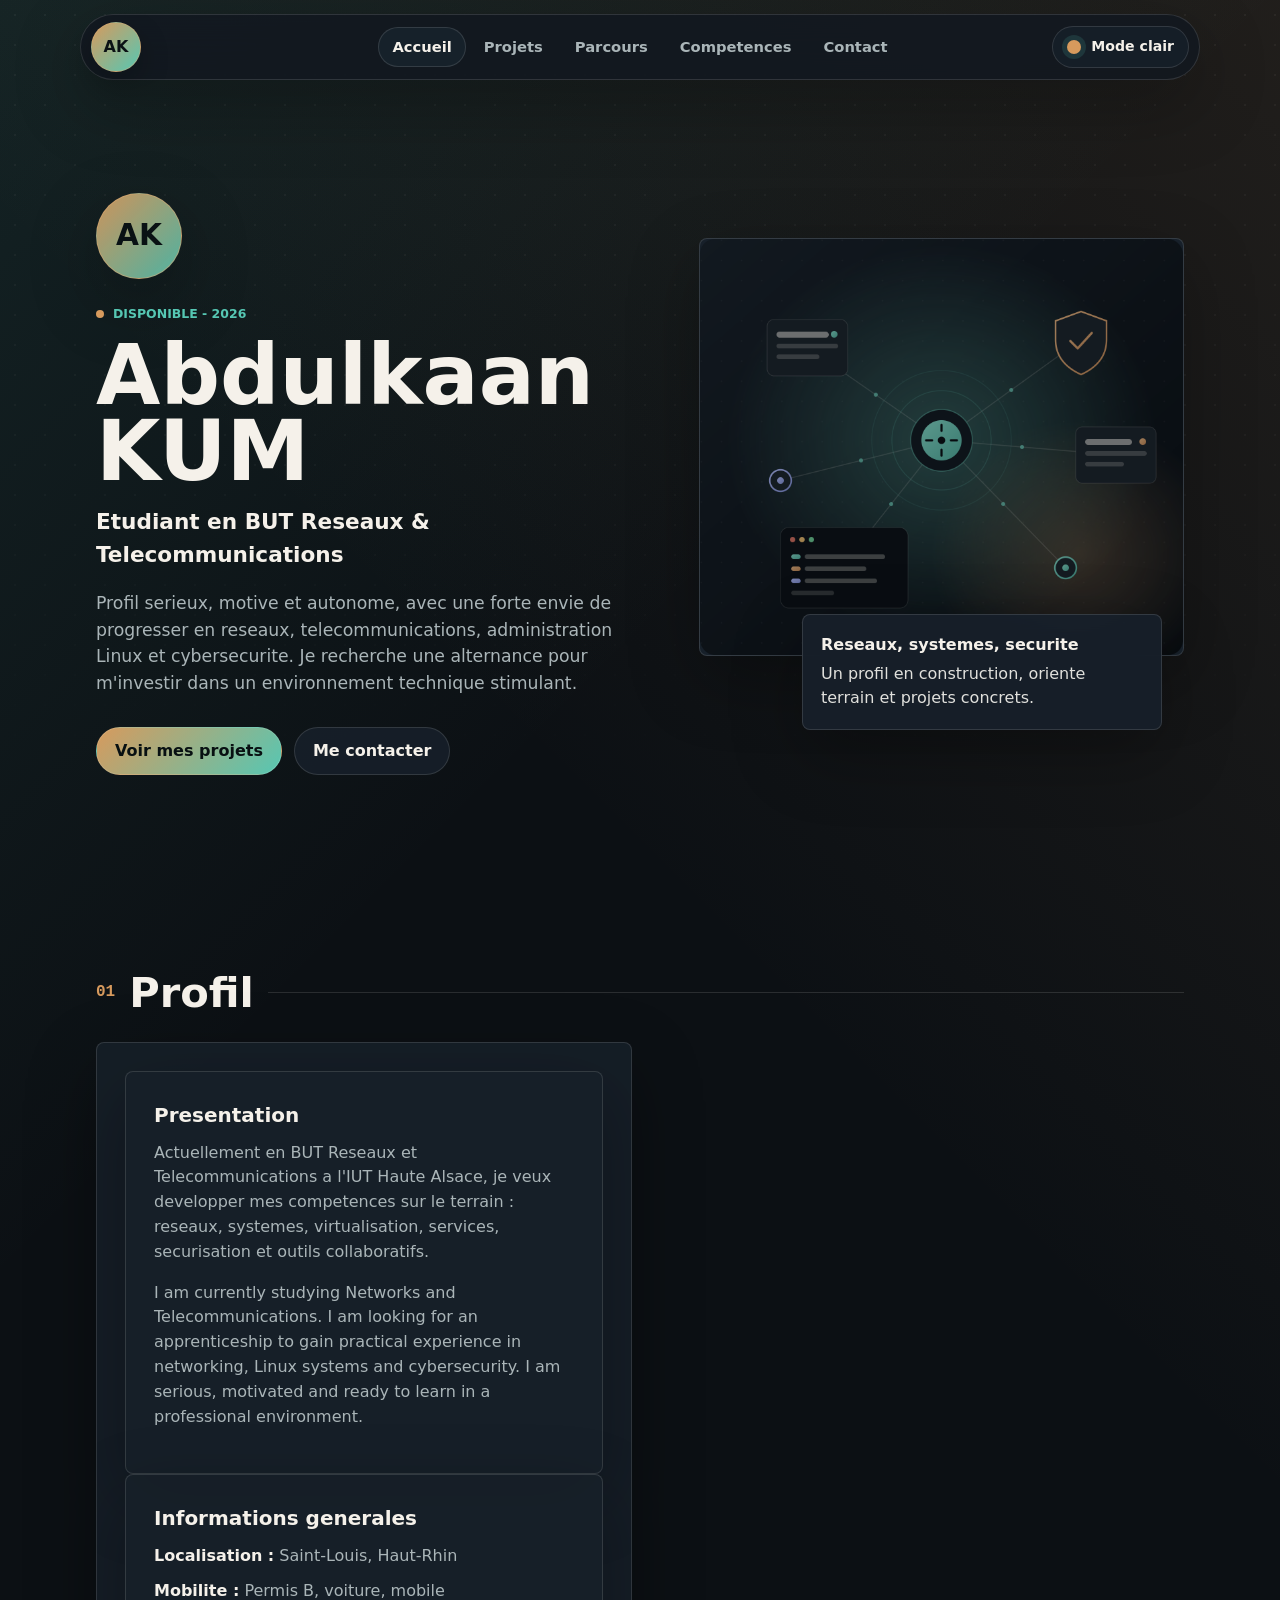
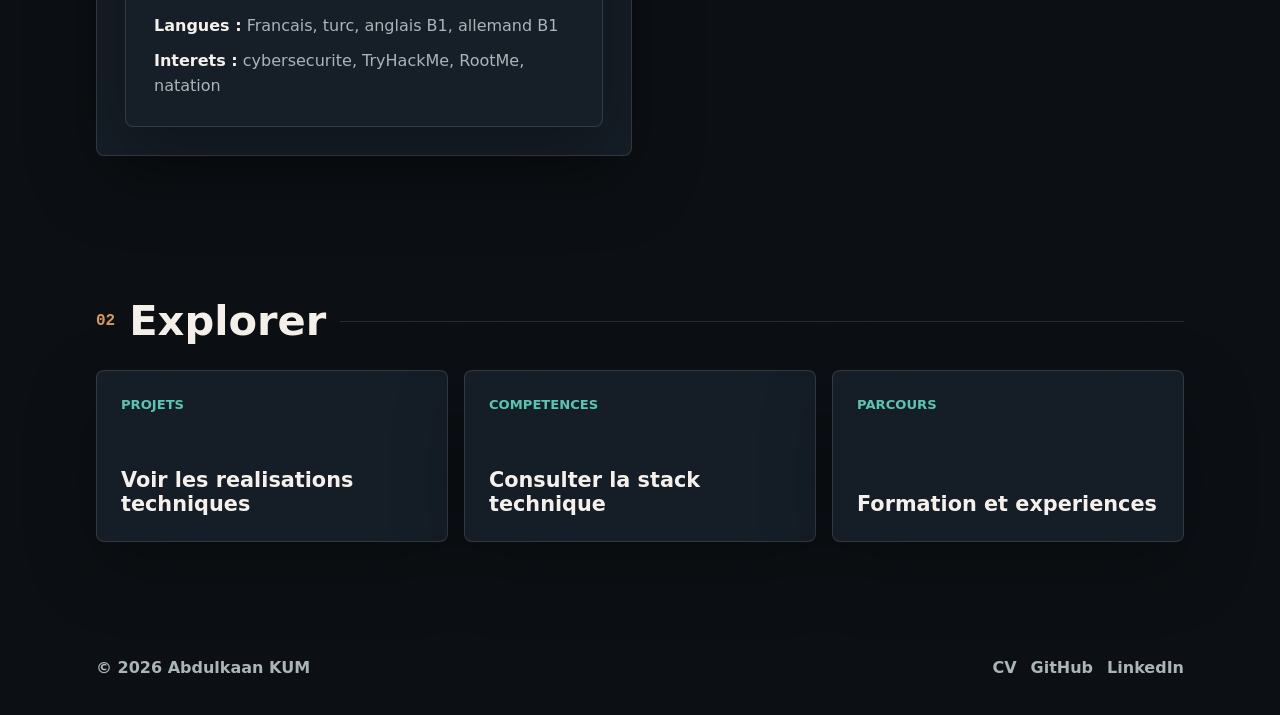
<file: index.html>
<!doctype html>
<html lang="fr">
  <head>
    <meta charset="UTF-8" />
    <meta name="viewport" content="width=device-width, initial-scale=1.0" />
    <meta
      name="description"
      content="Portfolio d'Abdulkaan KUM, etudiant en BUT Reseaux et Telecommunications."
    />
    <title>Abdulkaan KUM | Accueil</title>
    <link rel="stylesheet" href="styles.css?v=25" />
  </head>
  <body data-page="accueil">
    <header class="site-header" data-header>
      <div class="nav-shell">
        <a class="logo" href="index.html" aria-label="Accueil">AK</a>
        <nav class="main-nav" aria-label="Navigation principale">
          <a href="index.html" data-page-link="accueil">Accueil</a>
          <a href="projets.html" data-page-link="projets">Projets</a>
          <a href="parcours.html" data-page-link="parcours">Parcours</a>
          <a href="competences.html" data-page-link="competences">Competences</a>
          <a href="contact.html" data-page-link="contact">Contact</a>
        </nav>
        <button class="theme-toggle" type="button" data-theme-toggle aria-label="Changer de theme">
          <span class="theme-dot" aria-hidden="true"></span>
          <span data-theme-label>Mode clair</span>
        </button>
      </div>
    </header>

    <main>
      <section class="hero page-section">
        <div class="hero-inner">
          <div class="hero-copy">
            <div class="hero-mark" aria-hidden="true">AK</div>
            <p class="eyebrow">Disponible - 2026</p>
            <h1><span>Abdulkaan</span><span>KUM</span></h1>
            <p class="hero-subtitle">Etudiant en BUT Reseaux & Telecommunications</p>
            <p class="hero-text">
              Profil serieux, motive et autonome, avec une forte envie de progresser en reseaux,
              telecommunications, administration Linux et cybersecurite. Je recherche une alternance
              pour m'investir dans un environnement technique stimulant.
            </p>
            <div class="actions">
              <a class="btn btn-primary" href="projets.html">Voir mes projets</a>
              <a class="btn btn-secondary" href="contact.html">Me contacter</a>
            </div>
          </div>

          <aside class="hero-media" aria-label="Univers technique d'Abdulkaan KUM">
            <div class="media-frame">
              <img src="assets/hero-portfolio.png" alt="Interface portfolio professionnelle sans portrait" />
            </div>
            <div class="hero-note">
              <strong>Reseaux, systemes, securite</strong>
              <span>Un profil en construction, oriente terrain et projets concrets.</span>
            </div>
          </aside>
        </div>
      </section>

      <section class="page-section">
        <div class="section-header">
          <span>01</span>
          <h2>Profil</h2>
          <div></div>
        </div>

        <div class="info-grid">
          <article class="panel">
            <article class="panel">
            <h3>Presentation</h3>
            <p>
              Actuellement en BUT Reseaux et Telecommunications a l'IUT Haute Alsace, je veux
              developper mes competences sur le terrain : reseaux, systemes, virtualisation,
              services, securisation et outils collaboratifs.
            </p>
            <p lang="en">
              I am currently studying Networks and Telecommunications. I am looking for an apprenticeship
              to gain practical experience in networking, Linux systems and cybersecurity. I am serious,
              motivated and ready to learn in a professional environment.
            </p>
          </article>
          <article class="panel">
            <h3>Informations generales</h3>
            <ul class="clean-list">
              <li><strong>Localisation :</strong> Saint-Louis, Haut-Rhin</li>
              <li><strong>Mobilite :</strong> Permis B, voiture, mobile</li>
              <li><strong>Langues :</strong> Francais, turc, anglais B1, allemand B1</li>
              <li><strong>Interets :</strong> cybersecurite, TryHackMe, RootMe, natation</li>
            </ul>
          </article>
        </div>
      </section>

      <section class="page-section">
        <div class="section-header">
          <span>02</span>
          <h2>Explorer</h2>
          <div></div>
        </div>

        <div class="route-grid">
          <a class="route-card" href="projets.html">
            <span>Projets</span>
            <strong>Voir les realisations techniques</strong>
          </a>
          <a class="route-card" href="competences.html">
            <span>Competences</span>
            <strong>Consulter la stack technique</strong>
          </a>
          <a class="route-card" href="parcours.html">
            <span>Parcours</span>
            <strong>Formation et experiences</strong>
          </a>
        </div>
      </section>
    </main>

    <footer class="site-footer">
      <span>&copy; 2026 Abdulkaan KUM</span>
      <div class="social-links">
        <a href="assets/Abdulkaan-KUM-CV.pdf">CV</a>
        <a href="https://github.com/Ercys38" target="_blank" rel="noopener">GitHub</a>
        <a href="https://www.linkedin.com/in/abdulkaan-kum-1b0641349/" target="_blank" rel="noopener">LinkedIn</a>
      </div>
    </footer>

    <script src="script.js?v=21"></script>
  </body>
</html>
</file>
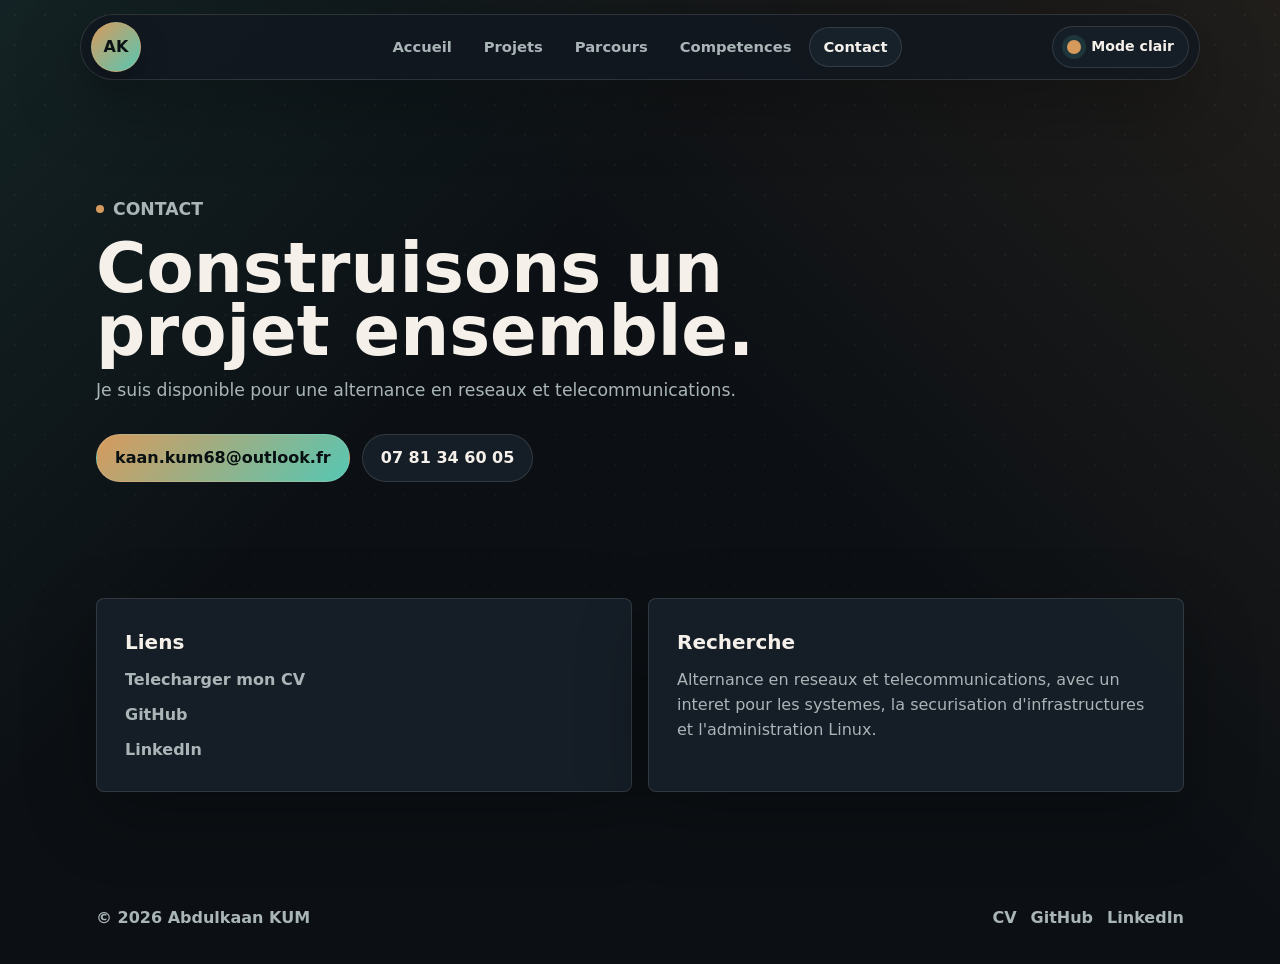
<file: contact.html>
<!doctype html>
<html lang="fr">
  <head>
    <meta charset="UTF-8" />
    <meta name="viewport" content="width=device-width, initial-scale=1.0" />
    <meta name="description" content="Contact Abdulkaan KUM." />
    <title>Abdulkaan KUM | Contact</title>
    <link rel="stylesheet" href="styles.css?v=25" />
  </head>
  <body data-page="contact">
    <header class="site-header" data-header>
      <div class="nav-shell">
        <a class="logo" href="index.html" aria-label="Accueil">AK</a>
        <nav class="main-nav" aria-label="Navigation principale">
          <a href="index.html" data-page-link="accueil">Accueil</a>
          <a href="projets.html" data-page-link="projets">Projets</a>
          <a href="parcours.html" data-page-link="parcours">Parcours</a>
          <a href="competences.html" data-page-link="competences">Competences</a>
          <a href="contact.html" data-page-link="contact">Contact</a>
        </nav>
        <button class="theme-toggle" type="button" data-theme-toggle aria-label="Changer de theme">
          <span class="theme-dot" aria-hidden="true"></span>
          <span data-theme-label>Mode clair</span>
        </button>
      </div>
    </header>

    <main>
      <section class="page-hero page-section">
        <p class="eyebrow">Contact</p>
        <h1>Construisons un projet ensemble.</h1>
        <p>Je suis disponible pour une alternance en reseaux et telecommunications.</p>
        <div class="actions">
          <a class="btn btn-primary" href="mailto:kaan.kum68@outlook.fr">kaan.kum68@outlook.fr</a>
          <a class="btn btn-secondary" href="tel:+33781346005">07 81 34 60 05</a>
        </div>
      </section>

      <section class="page-section">
        <div class="info-grid">
          <article class="panel">
            <h2>Liens</h2>
            <div class="link-list">
              <a href="assets/Abdulkaan-KUM-CV.pdf">Telecharger mon CV</a>
              <a href="https://github.com/Ercys38" target="_blank" rel="noopener">GitHub</a>
              <a href="https://www.linkedin.com/in/abdulkaan-kum-1b0641349/" target="_blank" rel="noopener">LinkedIn</a>
            </div>
          </article>
          <article class="panel">
            <h2>Recherche</h2>
            <p>
              Alternance en reseaux et telecommunications, avec un interet pour les systemes,
              la securisation d'infrastructures et l'administration Linux.
            </p>
          </article>
        </div>
      </section>
    </main>

    <footer class="site-footer">
      <span>&copy; 2026 Abdulkaan KUM</span>
      <div class="social-links">
        <a href="assets/Abdulkaan-KUM-CV.pdf">CV</a>
        <a href="https://github.com/Ercys38" target="_blank" rel="noopener">GitHub</a>
        <a href="https://www.linkedin.com/in/abdulkaan-kum-1b0641349/" target="_blank" rel="noopener">LinkedIn</a>
      </div>
    </footer>

    <script src="script.js?v=21"></script>
  </body>
</html>
</file>
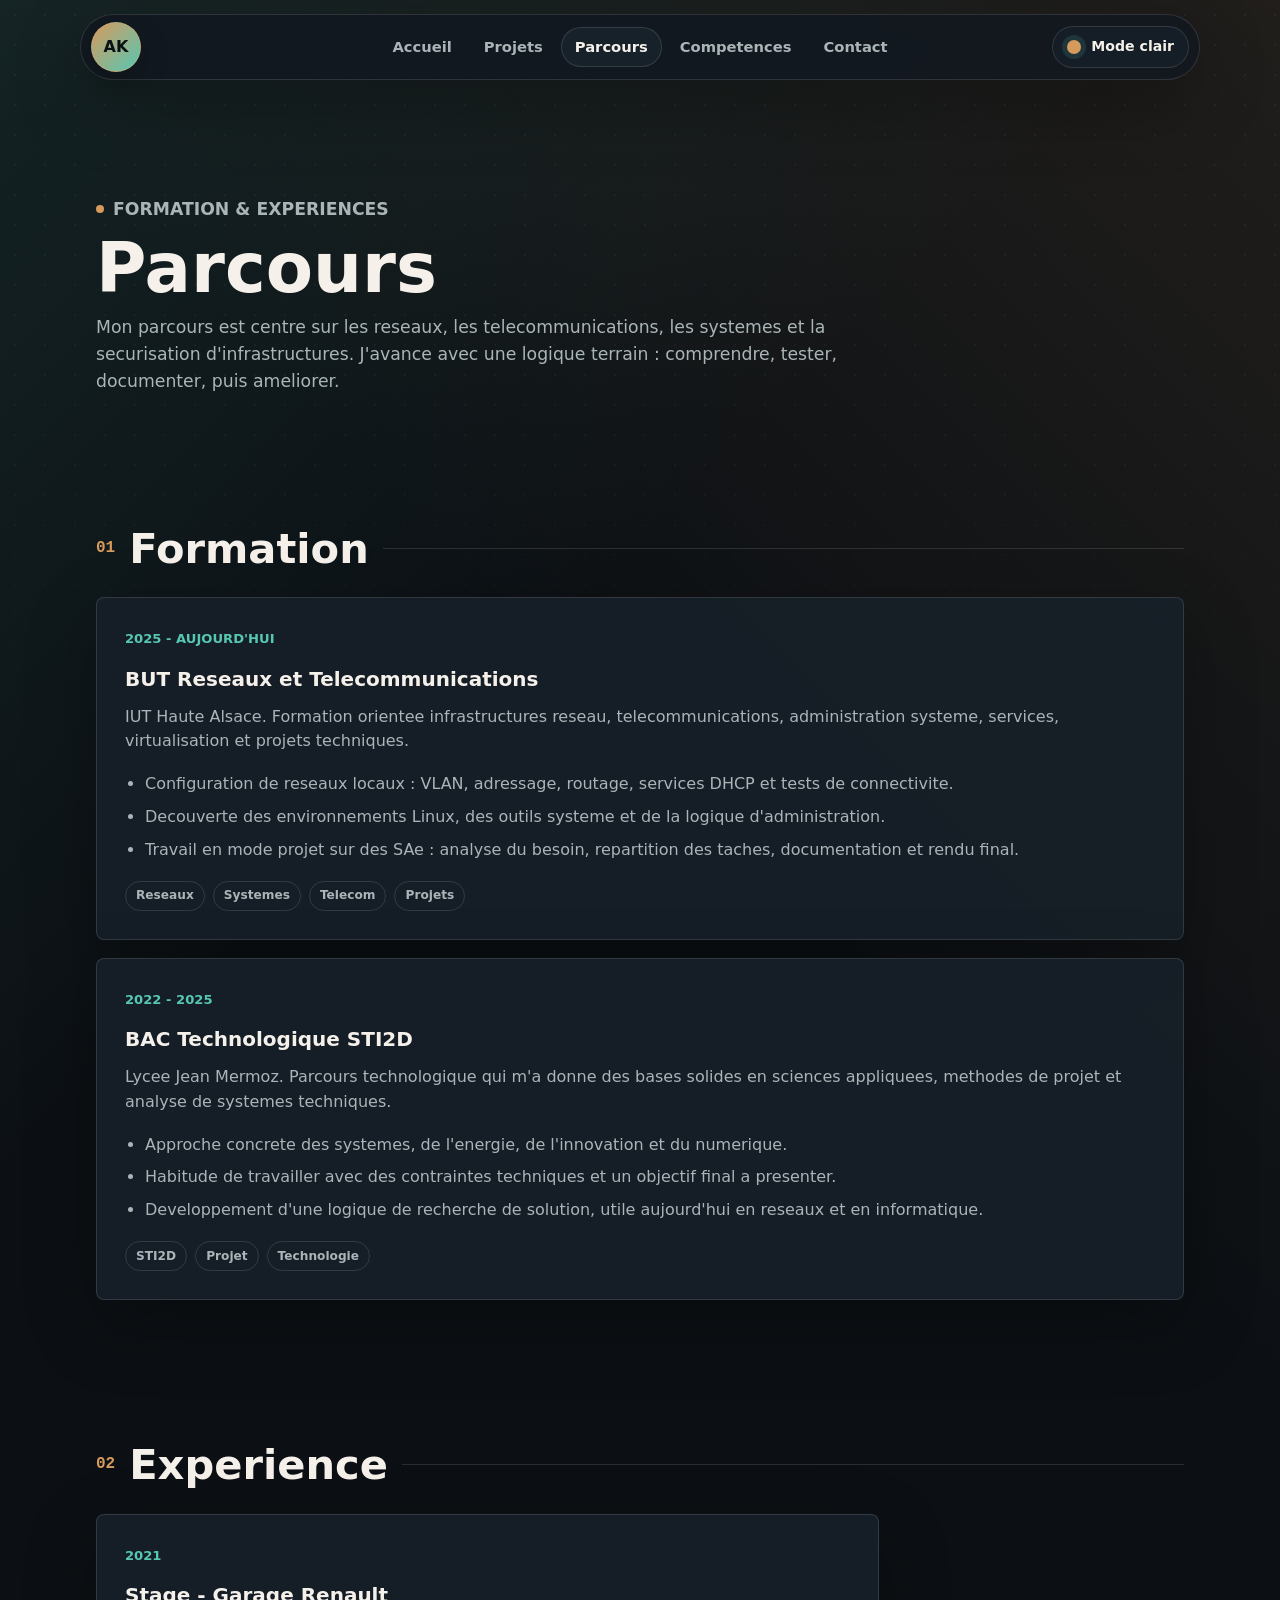
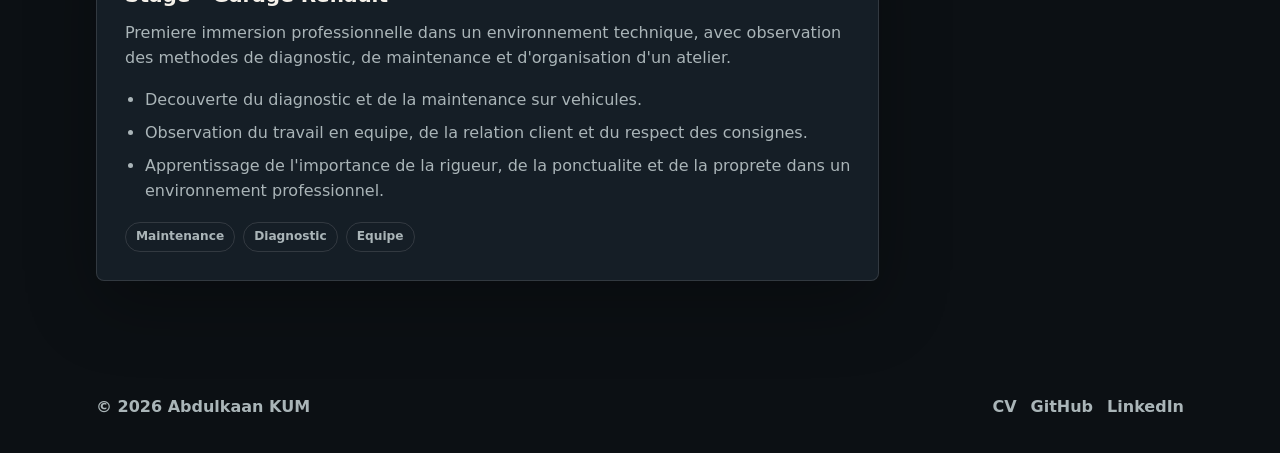
<file: parcours.html>
<!doctype html>
<html lang="fr">
  <head>
    <meta charset="UTF-8" />
    <meta name="viewport" content="width=device-width, initial-scale=1.0" />
    <meta name="description" content="Parcours d'Abdulkaan KUM." />
    <title>Abdulkaan KUM | Parcours</title>
    <link rel="stylesheet" href="styles.css?v=25" />
  </head>
  <body data-page="parcours">
    <header class="site-header" data-header>
      <div class="nav-shell">
        <a class="logo" href="index.html" aria-label="Accueil">AK</a>
        <nav class="main-nav" aria-label="Navigation principale">
          <a href="index.html" data-page-link="accueil">Accueil</a>
          <a href="projets.html" data-page-link="projets">Projets</a>
          <a href="parcours.html" data-page-link="parcours">Parcours</a>
          <a href="competences.html" data-page-link="competences">Competences</a>
          <a href="contact.html" data-page-link="contact">Contact</a>
        </nav>
        <button class="theme-toggle" type="button" data-theme-toggle aria-label="Changer de theme">
          <span class="theme-dot" aria-hidden="true"></span>
          <span data-theme-label>Mode clair</span>
        </button>
      </div>
    </header>

    <main>
      <section class="page-hero page-section">
        <p class="eyebrow">Formation & experiences</p>
        <h1>Parcours</h1>
        <p>
          Mon parcours est centre sur les reseaux, les telecommunications, les systemes et la
          securisation d'infrastructures. J'avance avec une logique terrain : comprendre, tester,
          documenter, puis ameliorer.
        </p>
      </section>

      <section class="page-section">
        <div class="section-header">
          <span>01</span>
          <h2>Formation</h2>
          <div></div>
        </div>
        <div class="timeline timeline-detailed">
          <article class="timeline-item reveal">
            <span>2025 - aujourd'hui</span>
            <h2>BUT Reseaux et Telecommunications</h2>
            <p>
              IUT Haute Alsace. Formation orientee infrastructures reseau, telecommunications,
              administration systeme, services, virtualisation et projets techniques.
            </p>
            <ul class="detail-list">
              <li>Configuration de reseaux locaux : VLAN, adressage, routage, services DHCP et tests de connectivite.</li>
              <li>Decouverte des environnements Linux, des outils systeme et de la logique d'administration.</li>
              <li>Travail en mode projet sur des SAe : analyse du besoin, repartition des taches, documentation et rendu final.</li>
            </ul>
            <div class="timeline-tags"><span>Reseaux</span><span>Systemes</span><span>Telecom</span><span>Projets</span></div>
          </article>

          <article class="timeline-item reveal">
            <span>2022 - 2025</span>
            <h2>BAC Technologique STI2D</h2>
            <p>
              Lycee Jean Mermoz. Parcours technologique qui m'a donne des bases solides en
              sciences appliquees, methodes de projet et analyse de systemes techniques.
            </p>
            <ul class="detail-list">
              <li>Approche concrete des systemes, de l'energie, de l'innovation et du numerique.</li>
              <li>Habitude de travailler avec des contraintes techniques et un objectif final a presenter.</li>
              <li>Developpement d'une logique de recherche de solution, utile aujourd'hui en reseaux et en informatique.</li>
            </ul>
            <div class="timeline-tags"><span>STI2D</span><span>Projet</span><span>Technologie</span></div>
          </article>
        </div>
      </section>

      <section class="page-section">
        <div class="section-header">
          <span>02</span>
          <h2>Experience</h2>
          <div></div>
        </div>
        <div class="experience-grid">
          <article class="timeline-item reveal">
            <span>2021</span>
            <h2>Stage - Garage Renault</h2>
            <p>
              Premiere immersion professionnelle dans un environnement technique, avec observation
              des methodes de diagnostic, de maintenance et d'organisation d'un atelier.
            </p>
            <ul class="detail-list">
              <li>Decouverte du diagnostic et de la maintenance sur vehicules.</li>
              <li>Observation du travail en equipe, de la relation client et du respect des consignes.</li>
              <li>Apprentissage de l'importance de la rigueur, de la ponctualite et de la proprete dans un environnement professionnel.</li>
            </ul>
            <div class="timeline-tags"><span>Maintenance</span><span>Diagnostic</span><span>Equipe</span></div>
          </article>
        </div>
      </section>
    </main>

    <footer class="site-footer">
      <span>&copy; 2026 Abdulkaan KUM</span>
      <div class="social-links">
        <a href="assets/Abdulkaan-KUM-CV.pdf">CV</a>
        <a href="https://github.com/Ercys38" target="_blank" rel="noopener">GitHub</a>
        <a href="https://www.linkedin.com/in/abdulkaan-kum-1b0641349/" target="_blank" rel="noopener">LinkedIn</a>
      </div>
    </footer>

    <script src="script.js?v=21"></script>
  </body>
</html>
</file>
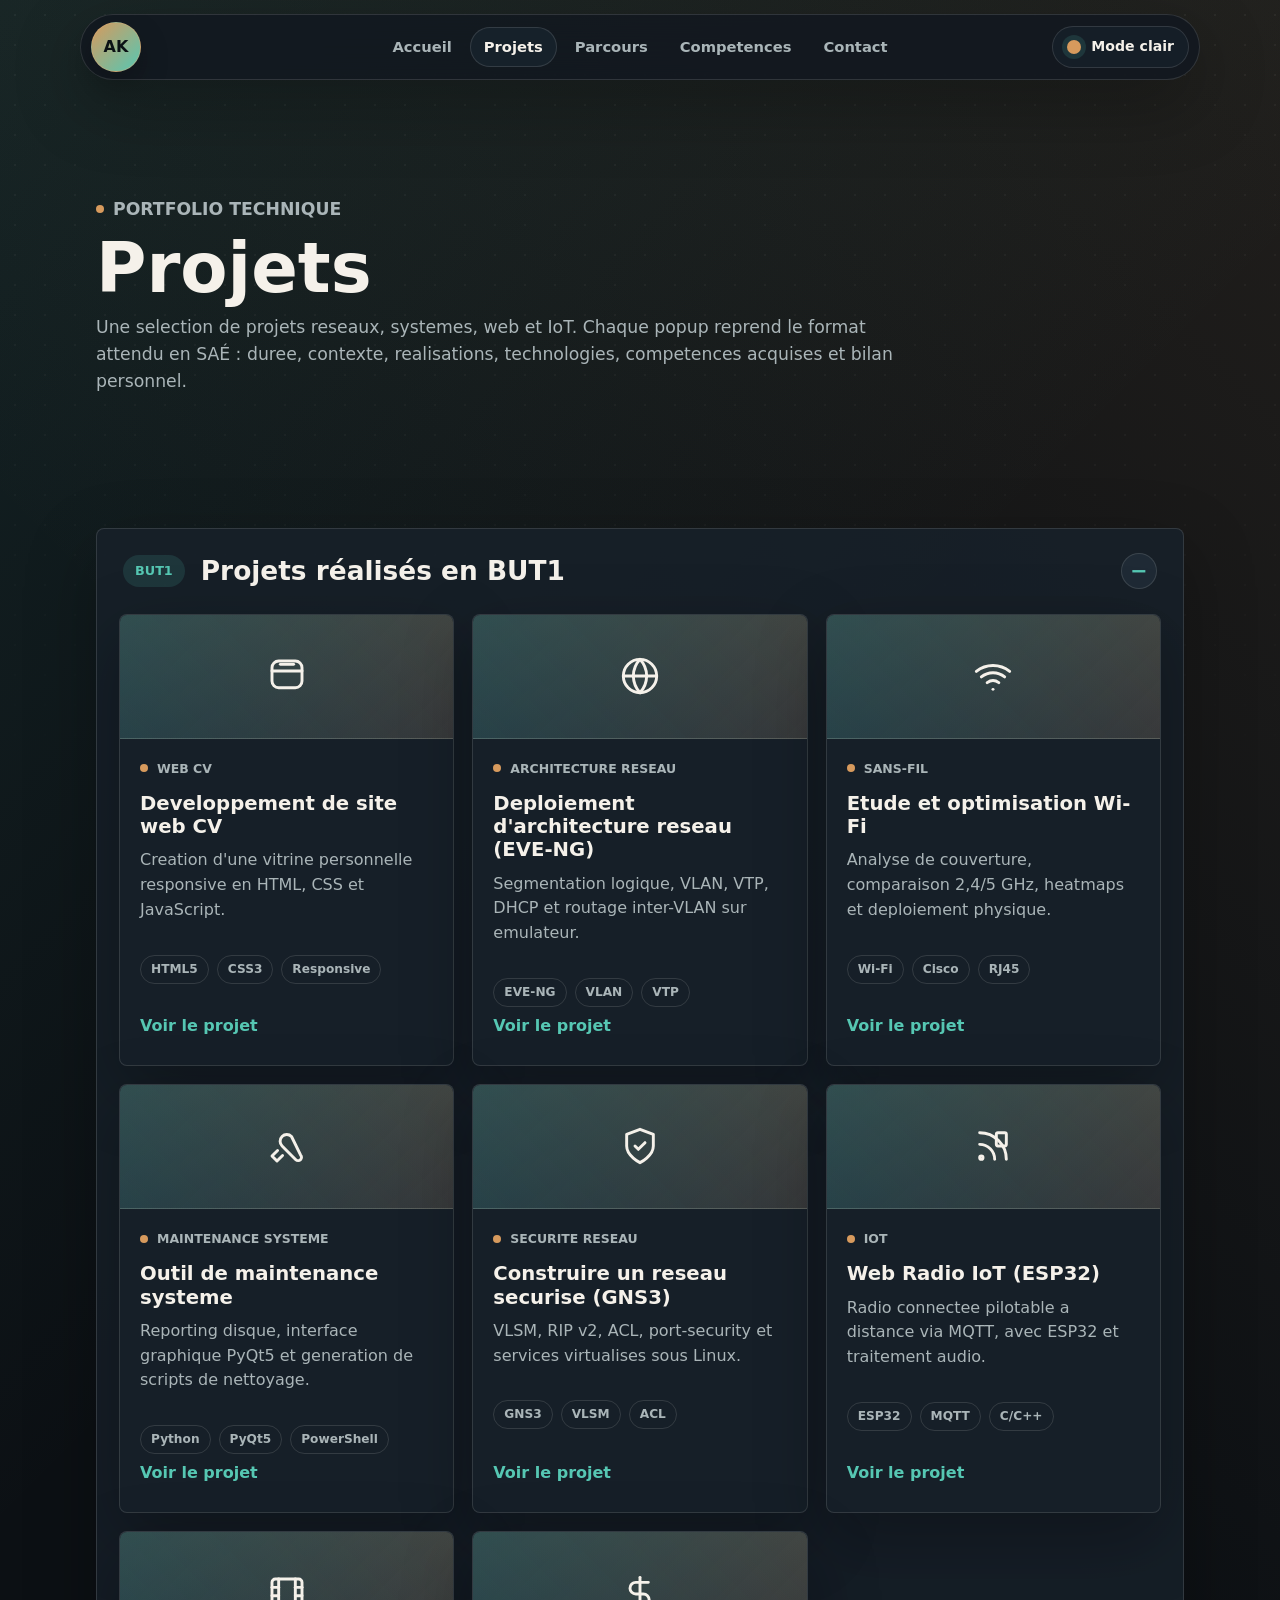
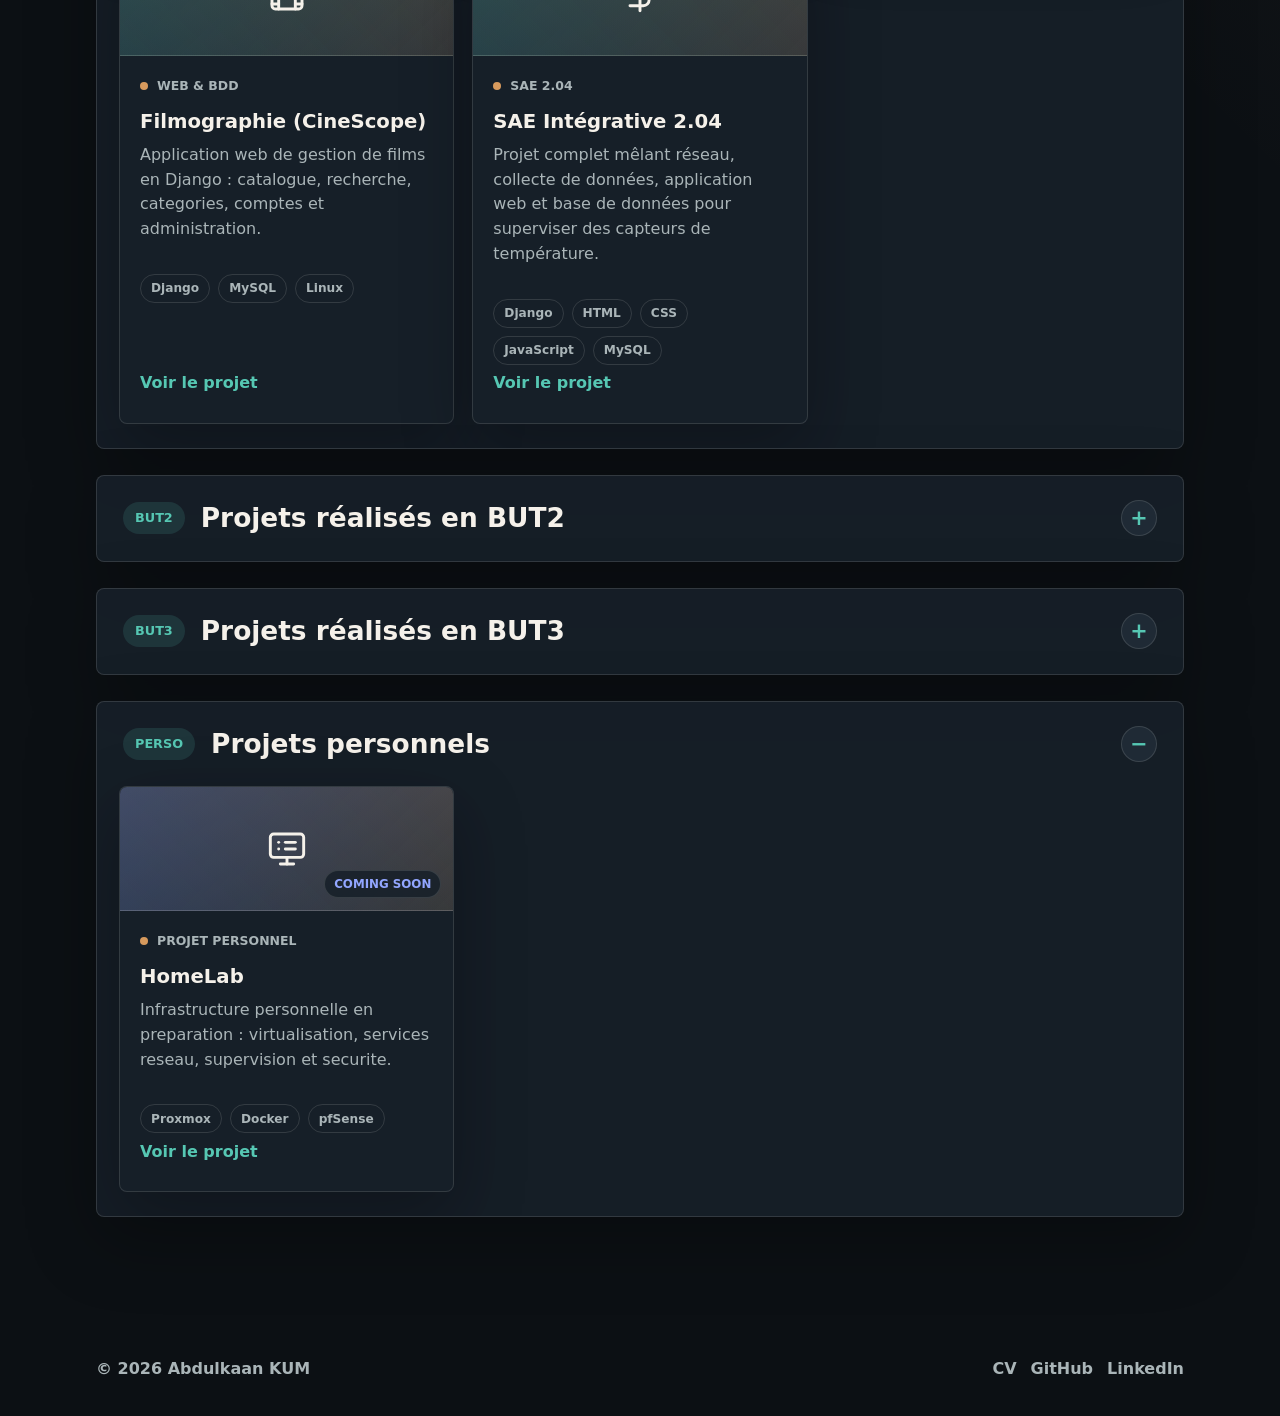
<file: projets.html>
<!doctype html>
<html lang="fr">
  <head>
    <meta charset="UTF-8" />
    <meta name="viewport" content="width=device-width, initial-scale=1.0" />
    <meta name="description" content="Projets techniques d'Abdulkaan KUM." />
    <title>Abdulkaan KUM | Projets</title>
    <link rel="stylesheet" href="styles.css?v=43" />
  </head>
  <body data-page="projets">
    <header class="site-header" data-header>
      <div class="nav-shell">
        <a class="logo" href="index.html" aria-label="Accueil">AK</a>
        <nav class="main-nav" aria-label="Navigation principale">
          <a href="index.html" data-page-link="accueil">Accueil</a>
          <a href="projets.html" data-page-link="projets">Projets</a>
          <a href="parcours.html" data-page-link="parcours">Parcours</a>
          <a href="competences.html" data-page-link="competences">Competences</a>
          <a href="contact.html" data-page-link="contact">Contact</a>
        </nav>
        <button class="theme-toggle" type="button" data-theme-toggle aria-label="Changer de theme">
          <span class="theme-dot" aria-hidden="true"></span>
          <span data-theme-label>Mode clair</span>
        </button>
      </div>
    </header>

    <main>
      <section class="page-hero page-section">
        <p class="eyebrow">Portfolio technique</p>
        <h1>Projets</h1>
        <p>
          Une selection de projets reseaux, systemes, web et IoT. Chaque popup reprend le
          format attendu en SAÉ : duree, contexte, realisations, technologies, competences
          acquises et bilan personnel.
        </p>
      </section>

      <section class="page-section">
        <details class="projects-dropdown" open>
          <summary>
            <span>BUT1</span>
            <strong>Projets réalisés en BUT1</strong>
          </summary>

          <div class="project-grid">
          <article class="project-card reveal">
            <div class="project-icon" aria-hidden="true">
              <svg viewBox="0 0 24 24"><path d="M21 15a4 4 0 0 1-4 4H7a4 4 0 0 1-4-4V7a4 4 0 0 1 4-4h10a4 4 0 0 1 4 4z"></path><path d="M3 9h18"></path><path d="M8 5h8"></path></svg>
            </div>
            <div class="project-content">
              <p class="project-kicker">Web CV</p>
              <h2>Developpement de site web CV</h2>
              <p>Creation d'une vitrine personnelle responsive en HTML, CSS et JavaScript.</p>
              <div class="tags"><span>HTML5</span><span>CSS3</span><span>Responsive</span></div>
              <button class="text-link" type="button" data-modal-open="modal-cvweb">Voir le projet</button>
            </div>
          </article>

          <article class="project-card reveal">
            <div class="project-icon" aria-hidden="true">
              <svg viewBox="0 0 24 24"><circle cx="12" cy="12" r="10"></circle><path d="M2 12h20"></path><path d="M12 2a15 15 0 0 1 4 10 15 15 0 0 1-4 10 15 15 0 0 1-4-10 15 15 0 0 1 4-10z"></path></svg>
            </div>
            <div class="project-content">
              <p class="project-kicker">Architecture reseau</p>
              <h2>Deploiement d'architecture reseau (EVE-NG)</h2>
              <p>Segmentation logique, VLAN, VTP, DHCP et routage inter-VLAN sur emulateur.</p>
              <div class="tags"><span>EVE-NG</span><span>VLAN</span><span>VTP</span></div>
              <button class="text-link" type="button" data-modal-open="modal-eve">Voir le projet</button>
            </div>
          </article>

          <article class="project-card reveal">
            <div class="project-icon" aria-hidden="true">
              <svg viewBox="0 0 24 24"><path d="M5 12.55a11 11 0 0 1 14 0"></path><path d="M2 9.2a16 16 0 0 1 20 0"></path><path d="M8.5 16a6 6 0 0 1 7 0"></path><path d="M12 20h.01"></path></svg>
            </div>
            <div class="project-content">
              <p class="project-kicker">Sans-fil</p>
              <h2>Etude et optimisation Wi-Fi</h2>
              <p>Analyse de couverture, comparaison 2,4/5 GHz, heatmaps et deploiement physique.</p>
              <div class="tags"><span>Wi-Fi</span><span>Cisco</span><span>RJ45</span></div>
              <button class="text-link" type="button" data-modal-open="modal-wifi">Voir le projet</button>
            </div>
          </article>

          <article class="project-card reveal">
            <div class="project-icon" aria-hidden="true">
              <svg viewBox="0 0 24 24"><path d="M14.7 6.3a4 4 0 0 0-5.66 5.66l8.24 8.24a2 2 0 0 0 2.83-2.83L14.7 6.3z"></path><path d="M6.34 14.66 3 18l3 3 3.34-3.34"></path></svg>
            </div>
            <div class="project-content">
              <p class="project-kicker">Maintenance systeme</p>
              <h2>Outil de maintenance systeme</h2>
              <p>Reporting disque, interface graphique PyQt5 et generation de scripts de nettoyage.</p>
              <div class="tags"><span>Python</span><span>PyQt5</span><span>PowerShell</span></div>
              <button class="text-link" type="button" data-modal-open="modal-maintenance">Voir le projet</button>
            </div>
          </article>

          <article class="project-card reveal">
            <div class="project-icon" aria-hidden="true">
              <svg viewBox="0 0 24 24"><path d="M12 22s8-4 8-10V5l-8-3-8 3v7c0 6 8 10 8 10z"></path><path d="M9 12l2 2 4-4"></path></svg>
            </div>
            <div class="project-content">
              <p class="project-kicker">Securite reseau</p>
              <h2>Construire un reseau securise (GNS3)</h2>
              <p>VLSM, RIP v2, ACL, port-security et services virtualises sous Linux.</p>
              <div class="tags"><span>GNS3</span><span>VLSM</span><span>ACL</span></div>
              <button class="text-link" type="button" data-modal-open="modal-gns3">Voir le projet</button>
            </div>
          </article>

          <article class="project-card reveal">
            <div class="project-icon" aria-hidden="true">
              <svg viewBox="0 0 24 24"><path d="M4 11a9 9 0 0 1 9 9"></path><path d="M4 4a16 16 0 0 1 16 16"></path><circle cx="5" cy="19" r="1"></circle><rect x="14" y="4" width="6" height="8" rx="1"></rect></svg>
            </div>
            <div class="project-content">
              <p class="project-kicker">IoT</p>
              <h2>Web Radio IoT (ESP32)</h2>
              <p>Radio connectee pilotable a distance via MQTT, avec ESP32 et traitement audio.</p>
              <div class="tags"><span>ESP32</span><span>MQTT</span><span>C/C++</span></div>
              <button class="text-link" type="button" data-modal-open="modal-radio">Voir le projet</button>
            </div>
          </article>

          <article class="project-card reveal">
            <div class="project-icon" aria-hidden="true">
              <svg viewBox="0 0 24 24"><rect x="3" y="3" width="18" height="18" rx="2"></rect><path d="M7 3v18"></path><path d="M17 3v18"></path><path d="M3 8h4"></path><path d="M3 13h4"></path><path d="M3 18h4"></path><path d="M17 8h4"></path><path d="M17 13h4"></path><path d="M17 18h4"></path></svg>
            </div>
            <div class="project-content">
              <p class="project-kicker">Web & BDD</p>
              <h2>Filmographie (CineScope)</h2>
              <p>Application web de gestion de films en Django : catalogue, recherche, categories, comptes et administration.</p>
              <div class="tags"><span>Django</span><span>MySQL</span><span>Linux</span></div>
              <button class="text-link" type="button" data-modal-open="modal-django">Voir le projet</button>
            </div>
          </article>

          <article class="project-card reveal">
            <div class="project-icon" aria-hidden="true">
              <svg viewBox="0 0 24 24"><path d="M12 2v20"></path><path d="M17 5H9.5a3.5 3.5 0 0 0 0 7H14a3.5 3.5 0 0 1 0 7H6"></path></svg>
            </div>
            <div class="project-content">
              <p class="project-kicker">SAE 2.04</p>
              <h2>SAE Intégrative 2.04</h2>
              <p>Projet complet mêlant réseau, collecte de données, application web et base de données pour superviser des capteurs de température.</p>
              <div class="tags"><span>Django</span><span>HTML</span><span>CSS</span><span>JavaScript</span><span>MySQL</span></div>
              <button class="text-link" type="button" data-modal-open="modal-sae204">Voir le projet</button>
            </div>
          </article>
          </div>
        </details>

        <details class="projects-dropdown">
          <summary>
            <span>BUT2</span>
            <strong>Projets réalisés en BUT2</strong>
          </summary>

          <div class="project-grid">
          <article class="project-card is-coming reveal">
            <div class="project-icon" aria-hidden="true">
              <svg viewBox="0 0 24 24"><rect x="3" y="3" width="18" height="18" rx="2"></rect><path d="M8 8h8"></path><path d="M8 12h8"></path><path d="M8 16h5"></path></svg>
              <span class="status-pill">À venir</span>
            </div>
            <div class="project-content">
              <p class="project-kicker">BUT2</p>
              <h2>Futurs projets de deuxième année</h2>
              <p>Cette section sera complétée avec les projets réalisés en BUT2.</p>
              <div class="tags"><span>BUT2</span><span>À compléter</span></div>
            </div>
          </article>
          </div>
        </details>

        <details class="projects-dropdown">
          <summary>
            <span>BUT3</span>
            <strong>Projets réalisés en BUT3</strong>
          </summary>

          <div class="project-grid">
          <article class="project-card is-coming reveal">
            <div class="project-icon" aria-hidden="true">
              <svg viewBox="0 0 24 24"><rect x="3" y="3" width="18" height="18" rx="2"></rect><path d="M8 8h8"></path><path d="M8 12h8"></path><path d="M8 16h5"></path></svg>
              <span class="status-pill">À venir</span>
            </div>
            <div class="project-content">
              <p class="project-kicker">BUT3</p>
              <h2>Futurs projets de troisième année</h2>
              <p>Cette section sera complétée avec les projets réalisés en BUT3.</p>
              <div class="tags"><span>BUT3</span><span>À compléter</span></div>
            </div>
          </article>
          </div>
        </details>

        <details class="projects-dropdown" open>
          <summary>
            <span>Perso</span>
            <strong>Projets personnels</strong>
          </summary>

          <div class="project-grid">
          <article class="project-card is-coming reveal">
            <div class="project-icon" aria-hidden="true">
              <svg viewBox="0 0 24 24"><rect x="2" y="3" width="20" height="14" rx="2"></rect><path d="M8 21h8"></path><path d="M12 17v4"></path><path d="M7 8h.01"></path><path d="M11 8h6"></path><path d="M7 12h.01"></path><path d="M11 12h6"></path></svg>
              <span class="status-pill">Coming soon</span>
            </div>
            <div class="project-content">
              <p class="project-kicker">Projet personnel</p>
              <h2>HomeLab</h2>
              <p>Infrastructure personnelle en preparation : virtualisation, services reseau, supervision et securite.</p>
              <div class="tags"><span>Proxmox</span><span>Docker</span><span>pfSense</span></div>
              <button class="text-link" type="button" data-modal-open="modal-homelab">Voir le projet</button>
            </div>
          </article>
          </div>
        </details>
      </section>

    </main>

    <div class="modal" id="modal-eve" role="dialog" aria-modal="true" aria-labelledby="modal-eve-title">
      <div class="modal-panel">
        <button class="modal-close" type="button" data-modal-close aria-label="Fermer">x</button>
        <div class="modal-head">
          <div class="modal-icon" aria-hidden="true"><svg viewBox="0 0 24 24"><circle cx="12" cy="12" r="10"></circle><path d="M2 12h20"></path><path d="M12 2a15 15 0 0 1 4 10 15 15 0 0 1-4 10 15 15 0 0 1-4-10 15 15 0 0 1 4-10z"></path></svg></div>
          <div>
            <h2 class="modal-title" id="modal-eve-title">Deploiement d'architecture reseau d'entreprise</h2>
            <div class="modal-meta">Dec. 2025 - Janv. 2026 | Individuel | 17.5 h | S1</div>
          </div>
        </div>
        <div class="modal-section">
          <h3>Contexte</h3>
          <p>Ce projet sert a comprendre les bases d'une infrastructure d'entreprise avant le passage sur du materiel reel : segmentation, adressage, services et routage.</p>
        </div>
        <div class="modal-section">
          <h3>Realisations techniques</h3>
          <p>J'ai construit une topologie virtualisee, defini un plan d'adressage coherent, separe le trafic par VLAN, configure VTP, les serveurs DHCP et le routage inter-VLAN. Le travail inclut aussi des tests de connectivite et du diagnostic lorsque certains flux ne passaient pas.</p>
        </div>
        <div class="modal-section">
          <h3>Captures du projet</h3>
          <div class="modal-gallery">
            <figure class="modal-figure">
              <a href="assets/projets/eveng.png" target="_blank" rel="noopener">
                <img src="assets/projets/eveng.png" alt="Topologie reseau sous EVE-NG" loading="lazy" />
              </a>
              <figcaption>Topologie sous EVE-NG : routeur, switch client, switch serveur, postes (Admin, Direction, Utilisateur) et serveur.</figcaption>
            </figure>
          </div>
        </div>
        <div class="modal-section">
          <h3>Technologies</h3>
          <div class="modal-tags"><span>EVE-NG</span><span>Cisco</span><span>VLAN</span><span>VTP</span><span>DHCP</span><span>Routage inter-VLAN</span></div>
        </div>
        <div class="modal-section">
          <h3>Competences acquises</h3>
          <div class="modal-bullets"><ul><li><strong>AC11.02</strong> - Comprendre l'architecture et les fondements des systemes numeriques, des communications et de l'Internet.</li><li><strong>AC11.03</strong> - Configurer les fonctions de base du reseau local.</li><li><strong>AC11.04</strong> - Maitriser les roles des systemes d'exploitation pour administrer reseaux et services.</li></ul></div>
        </div>
        <div class="modal-section">
          <h3>Bilan reflexif personnel</h3>
          <p>Ce projet m'a montre qu'une bonne preparation evite beaucoup d'erreurs. Je retiens surtout l'importance du plan d'adressage et de la documentation, car une petite incoherence sur un VLAN peut bloquer toute une partie du reseau.</p>
        </div>
      </div>
    </div>

    <div class="modal" id="modal-maintenance" role="dialog" aria-modal="true" aria-labelledby="modal-maintenance-title">
      <div class="modal-panel">
        <button class="modal-close" type="button" data-modal-close aria-label="Fermer">x</button>
        <div class="modal-head">
          <div class="modal-icon" aria-hidden="true"><svg viewBox="0 0 24 24"><path d="M14.7 6.3a4 4 0 0 0-5.66 5.66l8.24 8.24a2 2 0 0 0 2.83-2.83L14.7 6.3z"></path><path d="M6.34 14.66 3 18l3 3 3.34-3.34"></path></svg></div>
          <div>
            <h2 class="modal-title" id="modal-maintenance-title">Outil de maintenance systeme</h2>
            <div class="modal-meta">Dec. 2025 - Janv. 2026 | Binome | 14 h | S1</div>
          </div>
        </div>
        <div class="modal-section">
          <h3>Contexte</h3>
          <p>L'objectif est de creer un outil utile a l'administration systeme : reperer les fichiers volumineux, produire un reporting lisible et preparer un nettoyage cible sans action dangereuse automatique.</p>
        </div>
        <div class="modal-section">
          <h3>Realisations techniques</h3>
          <p>Le backend Python analyse recursivement les dossiers avec pathlib, trie les fichiers selon leur taille et exporte les resultats. L'interface PyQt5 rend les donnees plus lisibles, tandis que PowerShell peut etre utilise pour preparer des actions de nettoyage controlees.</p>
        </div>
        <div class="modal-section">
          <h3>Technologies</h3>
          <div class="modal-tags"><span>Python</span><span>PyQt5</span><span>PowerShell</span><span>JSON</span><span>Pathlib</span></div>
        </div>
        <div class="modal-section">
          <h3>Competences acquises</h3>
          <div class="modal-bullets"><ul><li><strong>AC13.01</strong> - Utiliser un systeme informatique et ses outils.</li><li><strong>AC13.02</strong> - Lire, executer, corriger et modifier un programme.</li><li><strong>AC13.03</strong> - Traduire un algorithme dans un langage et pour un environnement donne.</li><li><strong>AC13.06</strong> - S'integrer dans un environnement de developpement et de travail collaboratif.</li></ul></div>
        </div>
        <div class="modal-section">
          <h3>Bilan reflexif personnel</h3>
          <p>Ce projet m'a appris a relier un outil graphique a une logique systeme plus technique. Il m'a aussi fait progresser sur la gestion des chemins, la compatibilite Windows et la separation entre analyse et action.</p>
        </div>
        <div class="modal-links"><a class="modal-link" href="https://github.com/Ercys38" target="_blank" rel="noopener">GitHub</a></div>
      </div>
    </div>

    <div class="modal" id="modal-wifi" role="dialog" aria-modal="true" aria-labelledby="modal-wifi-title">
      <div class="modal-panel">
        <button class="modal-close" type="button" data-modal-close aria-label="Fermer">x</button>
        <div class="modal-head">
          <div class="modal-icon" aria-hidden="true"><svg viewBox="0 0 24 24"><path d="M5 12.55a11 11 0 0 1 14 0"></path><path d="M2 9.2a16 16 0 0 1 20 0"></path><path d="M8.5 16a6 6 0 0 1 7 0"></path><path d="M12 20h.01"></path></svg></div>
          <div>
            <h2 class="modal-title" id="modal-wifi-title">Etude et optimisation Wi-Fi</h2>
            <div class="modal-meta">Nov. 2025 - Dec. 2025 | Groupe de 4 | 17.5 h | S1</div>
          </div>
        </div>
        <div class="modal-section">
          <h3>Contexte</h3>
          <p>Le projet consiste a analyser une couverture sans fil et a proposer des ameliorations concretes, en tenant compte des contraintes physiques du batiment et du comportement des bandes 2,4 GHz et 5 GHz.</p>
        </div>
        <div class="modal-section">
          <h3>Realisations techniques</h3>
          <p>Nous avons compare les mesures de debit, de portee et de stabilite, exploite des cartes de chaleur pour localiser les zones faibles, puis relie ces observations aux choix de placement et de cablage RJ45.</p>
        </div>
        <div class="modal-section">
          <h3>Captures du projet</h3>
          <div class="modal-gallery">
            <figure class="modal-figure">
              <a href="assets/projets/wifi-topologie.png" target="_blank" rel="noopener">
                <img src="assets/projets/wifi-topologie.png" alt="Topologie reseau Packet Tracer du deploiement Wi-Fi" loading="lazy" />
              </a>
              <figcaption>Topologie reseau (Packet Tracer) : serveurs Web/DNS, switches, controleur WLC 5500 et borne Wi-Fi (salles C100 / C102).</figcaption>
            </figure>
            <figure class="modal-figure">
              <a href="assets/projets/wifi-heatmap.png" target="_blank" rel="noopener">
                <img src="assets/projets/wifi-heatmap.png" alt="Carte de chaleur de la couverture Wi-Fi du batiment" loading="lazy" />
              </a>
              <figcaption>Carte de chaleur de la couverture (Acrylic WiFi) : du vert (bon signal) au rouge (zone faible).</figcaption>
            </figure>
            <figure class="modal-figure">
              <a href="assets/projets/wifi-debit.png" target="_blank" rel="noopener">
                <img src="assets/projets/wifi-debit.png" alt="Releve de debit Wi-Fi sous le moniteur de ressources Windows" loading="lazy" />
              </a>
              <figcaption>Releve de debit et de signal (Moniteur de ressources Windows) : envoi / reception et caracteristiques de la liaison.</figcaption>
            </figure>
          </div>
        </div>
        <div class="modal-section">
          <h3>Technologies</h3>
          <div class="modal-tags"><span>Wi-Fi Cisco</span><span>2,4 GHz</span><span>5 GHz</span><span>Heatmaps</span><span>Cablage RJ45</span></div>
        </div>
        <div class="modal-section">
          <h3>Competences acquises</h3>
          <div class="modal-bullets"><ul><li><strong>AC12.01</strong> - Mesurer, analyser et commenter les signaux.</li><li><strong>AC12.03</strong> - Deployer des supports de transmission.</li><li><strong>AC11.01</strong> - Maitriser les bases physiques utiles aux equipements reseaux et telecommunications.</li></ul></div>
        </div>
        <div class="modal-section">
          <h3>Bilan reflexif personnel</h3>
          <p>J'ai compris qu'un reseau Wi-Fi ne se limite pas a poser une borne. Les obstacles, les interferences, le placement et le cablage ont un impact direct sur la qualite finale du service.</p>
        </div>
      </div>
    </div>

    <div class="modal" id="modal-cvweb" role="dialog" aria-modal="true" aria-labelledby="modal-cvweb-title">
      <div class="modal-panel">
        <button class="modal-close" type="button" data-modal-close aria-label="Fermer">x</button>
        <div class="modal-head">
          <div class="modal-icon" aria-hidden="true"><svg viewBox="0 0 24 24"><path d="M21 15a4 4 0 0 1-4 4H7a4 4 0 0 1-4-4V7a4 4 0 0 1 4-4h10a4 4 0 0 1 4 4z"></path><path d="M3 9h18"></path><path d="M8 5h8"></path></svg></div>
          <div>
            <h2 class="modal-title" id="modal-cvweb-title">Developpement de site web CV</h2>
            <div class="modal-meta">2025/2026 | Individuel | 11 h | S1/S2</div>
          </div>
        </div>
        <div class="modal-section">
          <h3>Contexte</h3>
          <p>L'objectif est de transformer un CV classique en portfolio web professionnel, lisible sur ordinateur comme sur mobile, et facile a faire evoluer.</p>
        </div>
        <div class="modal-section">
          <h3>Realisations techniques</h3>
          <p>J'ai structure plusieurs pages HTML reliees entre elles, cree une navigation fixe avec mode clair/sombre, organise les sections projet, parcours, competences et contact, puis ajuste le responsive pour garder une lecture propre sur mobile.</p>
        </div>
        <div class="modal-section">
          <h3>Technologies</h3>
          <div class="modal-tags"><span>HTML5</span><span>CSS3</span><span>JavaScript</span><span>Responsive design</span></div>
        </div>
        <div class="modal-section">
          <h3>Competences acquises</h3>
          <div class="modal-bullets"><ul><li><strong>AC13.04</strong> - Connaitre l'architecture et les technologies d'un site Web.</li><li><strong>AC13.01</strong> - Utiliser un systeme informatique et ses outils.</li><li><strong>AC13.02</strong> - Lire, executer, corriger et modifier un programme.</li><li><strong>AC13.05</strong> - Choisir des mecanismes de gestion de donnees adaptes au besoin.</li></ul></div>
        </div>
        <div class="modal-section">
          <h3>Bilan reflexif personnel</h3>
          <p>Ce projet m'a fait travailler autant le fond que la forme : un portfolio doit etre technique, mais aussi clair, rapide a parcourir et coherent avec l'image professionnelle que je veux donner.</p>
        </div>
        <div class="modal-links"><a class="modal-link" href="https://github.com/Ercys38" target="_blank" rel="noopener">GitHub</a></div>
      </div>
    </div>

    <div class="modal" id="modal-gns3" role="dialog" aria-modal="true" aria-labelledby="modal-gns3-title">
      <div class="modal-panel">
        <button class="modal-close" type="button" data-modal-close aria-label="Fermer">x</button>
        <div class="modal-head">
          <div class="modal-icon" aria-hidden="true"><svg viewBox="0 0 24 24"><path d="M12 22s8-4 8-10V5l-8-3-8 3v7c0 6 8 10 8 10z"></path><path d="M9 12l2 2 4-4"></path></svg></div>
          <div>
            <h2 class="modal-title" id="modal-gns3-title">Construire un reseau securise</h2>
            <div class="modal-meta">2026 | Individuel | 14 h | S2</div>
          </div>
        </div>
        <div class="modal-section">
          <h3>Contexte</h3>
          <p>Ce projet va plus loin que la simple connectivite : il faut concevoir une topologie coherente, optimiser l'adressage et ajouter des protections pour limiter les flux non autorises.</p>
        </div>
        <div class="modal-section">
          <h3>Realisations techniques</h3>
          <p>Le reseau est simule sous GNS3 avec un plan VLSM, du routage dynamique RIP v2, des VLAN, des services DHCP/FTP/Apache et des regles ACL. La securite est renforcee par le port-security et par une logique de filtrage sur les routeurs.</p>
        </div>
        <div class="modal-section">
          <h3>Captures du projet</h3>
          <div class="modal-gallery">
            <figure class="modal-figure">
              <a href="assets/projets/gns3-topology.png" target="_blank" rel="noopener">
                <img src="assets/projets/gns3-topology.png" alt="Topologie reseau securisee sous GNS3" loading="lazy" />
              </a>
              <figcaption>Topologie sous GNS3 : routeurs R1/R2/R3, commutateurs et VLAN 100 (administration), 200 (developpeur) et 300 (administrateur).</figcaption>
            </figure>
          </div>
        </div>
        <div class="modal-section">
          <h3>Technologies</h3>
          <div class="modal-tags"><span>GNS3</span><span>VLSM</span><span>RIP v2</span><span>ACL</span><span>Port-security</span><span>Apache</span><span>FTP</span></div>
        </div>
        <div class="modal-section">
          <h3>Competences acquises</h3>
          <div class="modal-bullets"><ul><li><strong>AC11.03</strong> - Configurer les fonctions de base et avancees du reseau local.</li><li><strong>AC11.04</strong> - Administrer des systemes et services fournis par le reseau.</li><li><strong>AC13.01</strong> - Utiliser un systeme informatique et ses outils pour configurer, tester et depanner.</li></ul></div>
        </div>
        <div class="modal-section">
          <h3>Bilan reflexif personnel</h3>
          <p>J'ai mieux compris le role de la segmentation et du filtrage. Les ACL obligent a reflechir aux flux utiles avant de configurer, ce qui rapproche le projet d'une vraie logique d'entreprise.</p>
        </div>
      </div>
    </div>

    <div class="modal" id="modal-homelab" role="dialog" aria-modal="true" aria-labelledby="modal-homelab-title">
      <div class="modal-panel modal-soon">
        <button class="modal-close" type="button" data-modal-close aria-label="Fermer">x</button>
        <div class="modal-soon-overlay" aria-hidden="true">
          <span class="soon-title">Coming Soon</span>
          <p class="soon-sub">Projet en cours de preparation</p>
        </div>
        <div class="modal-soon-content">
          <div class="modal-head">
            <div class="modal-icon" aria-hidden="true"><svg viewBox="0 0 24 24"><rect x="2" y="3" width="20" height="14" rx="2"></rect><path d="M8 21h8"></path><path d="M12 17v4"></path><path d="M7 8h.01"></path><path d="M11 8h6"></path><path d="M7 12h.01"></path><path d="M11 12h6"></path></svg></div>
            <div>
              <h2 class="modal-title" id="modal-homelab-title">HomeLab</h2>
              <div class="modal-meta">Projet personnel | Coming soon | Heures a completer</div>
            </div>
          </div>
          <div class="modal-section">
            <h3>Objectif</h3>
            <p>Mettre en place progressivement un environnement personnel pour pratiquer l'administration systeme, la virtualisation, la supervision et la securisation de services.</p>
          </div>
          <div class="modal-section">
            <h3>Pistes prevues</h3>
            <div class="modal-realisation-block"><div class="modal-realisation-title">Virtualisation</div><p>Tester des machines virtuelles et organiser les ressources pour simuler plusieurs services.</p></div>
            <div class="modal-realisation-block"><div class="modal-realisation-title">Reseau</div><p>Segmenter les usages, etudier les VLAN, le pare-feu et les acces distants securises.</p></div>
            <div class="modal-realisation-block"><div class="modal-realisation-title">Supervision</div><p>Prevoir des tableaux de bord pour surveiller l'etat des services et mieux diagnostiquer les incidents.</p></div>
          </div>
          <div class="modal-section">
            <h3>Technologies visees</h3>
            <div class="modal-tags"><span>Proxmox</span><span>Docker</span><span>pfSense</span><span>Linux</span><span>Grafana</span><span>Prometheus</span></div>
          </div>
          <div class="modal-section">
            <h3>Competences visees</h3>
            <div class="modal-bullets"><ul><li>Administrer un environnement virtualise.</li><li>Segmenter un reseau et securiser les acces.</li><li>Superviser des services et diagnostiquer les incidents.</li></ul></div>
          </div>
        </div>
      </div>
    </div>

    <div class="modal" id="modal-radio" role="dialog" aria-modal="true" aria-labelledby="modal-radio-title">
      <div class="modal-panel">
        <button class="modal-close" type="button" data-modal-close aria-label="Fermer">x</button>
        <div class="modal-head">
          <div class="modal-icon" aria-hidden="true"><svg viewBox="0 0 24 24"><path d="M4 11a9 9 0 0 1 9 9"></path><path d="M4 4a16 16 0 0 1 16 16"></path><circle cx="5" cy="19" r="1"></circle><rect x="14" y="4" width="6" height="8" rx="1"></rect></svg></div>
          <div>
            <h2 class="modal-title" id="modal-radio-title">Web Radio IoT (ESP32)</h2>
            <div class="modal-meta">2026 | Binome | 19 h | S2</div>
          </div>
        </div>
        <div class="modal-section">
          <h3>Contexte</h3>
          <p>Le but est de construire une radio connectee capable de lire des flux audio Internet et d'etre controlee depuis une interface mobile.</p>
        </div>
        <div class="modal-section">
          <h3>Realisations techniques</h3>
          <p>Le projet combine un ESP32, un decodeur audio, une connexion Wi-Fi et un controle MQTT. La partie logicielle gere la connexion, les commandes, le volume et l'etat de lecture pour que l'objet reste pilotable a distance.</p>
        </div>
        <div class="modal-section">
          <h3>Captures du projet</h3>
          <div class="modal-gallery">
            <figure class="modal-figure">
              <a href="assets/projets/webradio-mqtt1.png" target="_blank" rel="noopener">
                <img src="assets/projets/webradio-mqtt1.png" alt="Interface de controle de la Web Radio sur smartphone (IoT MQTT Panel)" loading="lazy" />
              </a>
              <figcaption>Interface de controle sur smartphone (IoT MQTT Panel) : choix de station, lecture/stop, volume et reglage des aigus via MQTT.</figcaption>
            </figure>
          </div>
        </div>
        <div class="modal-section">
          <h3>Technologies</h3>
          <div class="modal-tags"><span>ESP32</span><span>C/C++</span><span>Arduino IDE</span><span>MQTT</span><span>Wi-Fi</span><span>IoT MQTT Panel</span></div>
        </div>
        <div class="modal-section">
          <h3>Competences acquises</h3>
          <div class="modal-bullets"><ul><li><strong>AC13.02</strong> - Lire, executer, corriger et modifier un programme.</li><li><strong>AC13.03</strong> - Traduire un algorithme dans un langage et pour un environnement donne.</li><li><strong>AC11.01</strong> - Relier les bases physiques et electriques aux equipements reseaux et telecommunications.</li></ul></div>
        </div>
        <div class="modal-section">
          <h3>Bilan reflexif personnel</h3>
          <p>Ce projet est interessant parce qu'il relie plusieurs mondes : electronique, developpement et reseau. Il oblige a tester par etapes et a rester rigoureux dans la gestion des bibliotheques.</p>
        </div>
      </div>
    </div>

    <div class="modal" id="modal-django" role="dialog" aria-modal="true" aria-labelledby="modal-django-title">
      <div class="modal-panel">
        <button class="modal-close" type="button" data-modal-close aria-label="Fermer">x</button>
        <div class="modal-head">
          <div class="modal-icon" aria-hidden="true"><svg viewBox="0 0 24 24"><rect x="3" y="3" width="18" height="18" rx="2"></rect><path d="M7 3v18"></path><path d="M17 3v18"></path><path d="M3 8h4"></path><path d="M3 13h4"></path><path d="M3 18h4"></path><path d="M17 8h4"></path><path d="M17 13h4"></path><path d="M17 18h4"></path></svg></div>
          <div>
            <h2 class="modal-title" id="modal-django-title">Filmographie (CineScope)</h2>
            <div class="modal-meta">SAE 2.03 | Groupe de 3 | 26 h | S2</div>
          </div>
        </div>
<div class="modal-section">
  <h3>Contexte</h3>
  <p>
    Cette SAÉ consistait à développer une application web de filmographie avec Django.
    Le site permet d’afficher un catalogue de films avec des acteurs, des catégories
    et des informations stockées en base de données.
  </p>
</div>

<div class="modal-section">
  <h3>Mon travail</h3>
  <p>
    Je me suis occupé de la base de données. J’ai organisé les tables, préparé les données
    et vérifié leur cohérence pour permettre au site d’afficher correctement les films,
    les acteurs et les catégories.
  </p>
</div>
<div class="modal-section">
  <h3>Capture du projet</h3>
  <div class="modal-gallery">
    <figure class="modal-figure">
      <a href="assets/projets/filmographie.png" target="_blank" rel="noopener">
        <img src="assets/projets/filmographie.png" alt="Capture du projet Filmographie CineScope" loading="lazy" />
      </a>
      <figcaption>
        Capture du projet Filmographie : affichage des données utilisées par le site.
      </figcaption>
    </figure>
  </div>
</div>
<div class="modal-section">
  <h3>Preuves</h3>
  <p>
    Les captures du site et la structure de la base montrent le travail réalisé.
    Elles prouvent l’utilisation des données dans l’application et l’organisation
    correcte des informations.
  </p>
</div>

<div class="modal-section">
  <h3>Compétences</h3>
  <ul>
    <li><strong>AC13.04</strong> Comprendre l’architecture d’un site web avec Django.</li>
    <li><strong>AC13.05</strong> Organiser les données avec des tables adaptées.</li>
    <li><strong>AC13.06</strong> Travailler sur une partie précise du projet en groupe.</li>
  </ul>
</div>

<div class="modal-section">
  <h3>English summary</h3>
  <p lang="en">
    This project was about creating a movie catalogue web application with Django.
    My personal work focused on the database. I organized the tables, prepared the data
    and checked that the website could display the information correctly.
  </p>
</div>

<div class="modal-section">
  <h3>Bilan</h3>
  <p>
    Ce projet m’a permis de mieux comprendre le rôle d’une base de données dans
    une application web. J’ai aussi vu l’importance d’avoir des données bien organisées.
  </p>
</div>
        <div class="modal-links"><a class="modal-link" href="https://github.com/Ercys38" target="_blank" rel="noopener">GitHub</a></div>
      </div>
    </div>

    <div class="modal" id="modal-sae204" role="dialog" aria-modal="true" aria-labelledby="modal-sae204-title">
      <div class="modal-panel">
        <button class="modal-close" type="button" data-modal-close aria-label="Fermer">x</button>

        <div class="modal-head">
          <div class="modal-icon" aria-hidden="true">
            <svg viewBox="0 0 24 24"><path d="M12 2v20"></path><path d="M17 5H9.5a3.5 3.5 0 0 0 0 7H14a3.5 3.5 0 0 1 0 7H6"></path></svg>
          </div>
          <div>
            <h2 class="modal-title" id="modal-sae204-title">SAE Intégrative 2.04</h2>
            <div class="modal-meta">SAE 2.04 | Projet intégratif | Web & BDD | S2</div>
          </div>
        </div>

        <div class="modal-section">
          <h3>Contexte global du projet</h3>
          <p>
            La SAE Intégrative 2.04 regroupait plusieurs parties : réseau, téléphonie,
            collecte de données, web et base de données. Le but était de créer une infrastructure
            complète capable de récupérer des données de capteurs, de les stocker et de les afficher
            dans une application web.
          </p>
          <p>
            Les données provenaient de capteurs de température et permettaient de surveiller
            plusieurs pièces comme la chambre ou le séjour. L’application permettait aussi
            de consulter les mesures, comparer les espaces surveillés et gérer les capteurs.
          </p>
        </div>

        <div class="modal-section">
          <h3>Mon travail personnel</h3>
          <p>
            Personnellement, je me suis occupé de la partie web et de la base de données.
            J’ai travaillé sur l’interface Django, l’affichage des mesures, les graphiques,
            les filtres, l’export CSV et la gestion des capteurs.
          </p>
          <p>
            Pour la base de données, j’ai réalisé la partie BDD avec MySQL afin d’organiser
            les capteurs et les mesures de température de manière claire et exploitable par le site.
          </p>
        </div>

        <div class="modal-section">
          <h3>Fonctionnalités réalisées</h3>
          <div class="modal-bullets">
            <ul>
              <li>Affichage des dernières mesures sous forme de tableau.</li>
              <li>Affichage graphique des températures par pièce.</li>
              <li>Filtres par capteur et par période.</li>
              <li>Comparaison des espaces surveillés.</li>
              <li>Export des données au format CSV.</li>
              <li>Gestion des capteurs avec modification et suppression.</li>
              <li>Mise à jour automatique de l’interface.</li>
            </ul>
          </div>
        </div>

        <div class="modal-section">
          <h3>Captures du projet</h3>
          <div class="modal-gallery">
            <figure class="modal-figure">
              <a href="assets/projets/accueil.png" target="_blank" rel="noopener">
                <img src="assets/projets/accueil.png" alt="Accueil de l'application NexTemp21" loading="lazy" />
              </a>
              <figcaption>Accueil de l’application avec les espaces surveillés et les statistiques principales.</figcaption>
            </figure>

            <figure class="modal-figure">
              <a href="assets/projets/analyse-sejour.png" target="_blank" rel="noopener">
                <img src="assets/projets/analyse-sejour.png" alt="Analyse des températures du séjour" loading="lazy" />
              </a>
              <figcaption>Page d’analyse du séjour avec graphique des températures et état du capteur.</figcaption>
            </figure>

            <figure class="modal-figure">
              <a href="assets/projets/analyse-chambre.png" target="_blank" rel="noopener">
                <img src="assets/projets/analyse-chambre.png" alt="Analyse des températures de la chambre" loading="lazy" />
              </a>
              <figcaption>Page d’analyse de la chambre avec graphique et informations du capteur.</figcaption>
            </figure>

            <figure class="modal-figure">
              <a href="assets/projets/mesures.png" target="_blank" rel="noopener">
                <img src="assets/projets/mesures.png" alt="Tableau des dernières mesures" loading="lazy" />
              </a>
              <figcaption>Tableau des dernières mesures récupérées depuis la base de données.</figcaption>
            </figure>

            <figure class="modal-figure">
              <a href="assets/projets/comparaison.png" target="_blank" rel="noopener">
                <img src="assets/projets/comparaison.png" alt="Comparaison des espaces surveillés" loading="lazy" />
              </a>
              <figcaption>Comparaison des températures entre les différents espaces surveillés.</figcaption>
            </figure>

            <figure class="modal-figure">
              <a href="assets/projets/parametres.png" target="_blank" rel="noopener">
                <img src="assets/projets/parametres.png" alt="Paramètres de l'application NexTemp21" loading="lazy" />
              </a>
              <figcaption>Page paramètres : stockage MySQL, export CSV et mise à jour automatique.</figcaption>
            </figure>
          </div>
        </div>

        <div class="modal-section">
          <h3>Technologies</h3>
          <div class="modal-tags">
            <span>Django</span><span>HTML</span><span>CSS</span><span>JavaScript</span><span>MySQL</span>
          </div>
        </div>

        <div class="modal-section">
          <h3>Compétences acquises</h3>
          <div class="modal-bullets">
            <ul>
              <li><strong>AC13.02</strong> - Lire, modifier et corriger un programme.</li>
              <li><strong>AC13.04</strong> - Connaître l’architecture et les technologies d’un site web.</li>
              <li><strong>AC13.05</strong> - Choisir les mécanismes de gestion de données adaptés.</li>
              <li><strong>AC13.06</strong> - S’intégrer dans un environnement de développement.</li>
            </ul>
          </div>
        </div>

        <div class="modal-section">
          <h3>English summary</h3>
          <p lang="en">
            This project was about creating a complete system to monitor temperature sensors.
            The global project included networking, data collection, a web application and a database.
            My personal work focused on the web interface and the MySQL database. I used Django,
            HTML, CSS, JavaScript and MySQL to display, filter and manage sensor data.
          </p>
        </div>

        <div class="modal-section">
          <h3>Bilan réflexif personnel</h3>
          <p>
            Ce projet m’a permis de mieux comprendre comment plusieurs parties techniques peuvent
            fonctionner ensemble : réseau, collecte de données, base de données et interface web.
            J’ai surtout progressé sur le lien entre Django et MySQL, ainsi que sur l’affichage
            et la gestion des données dans une application web.
          </p>
        </div>
      </div>
    </div>

    <footer class="site-footer">
      <span>&copy; 2026 Abdulkaan KUM</span>
      <div class="social-links">
        <a href="assets/Abdulkaan-KUM-CV.pdf">CV</a>
        <a href="https://github.com/Ercys38" target="_blank" rel="noopener">GitHub</a>
        <a href="https://www.linkedin.com/in/abdulkaan-kum-1b0641349/" target="_blank" rel="noopener">LinkedIn</a>
      </div>
    </footer>

    <script src="script.js?v=21"></script>
  </body>
</html>
</file>
<file: styles.css>
:root {
  color-scheme: dark;
  --bg: #0c1014;
  --bg-soft: #121820;
  --surface: #17202a;
  --surface-strong: #1f2a35;
  --text: #f5f1ea;
  --muted: #aab5b8;
  --line: rgba(245, 241, 234, 0.13);
  --accent: #d79a5d;
  --accent-2: #56c7b3;
  --accent-3: #92a6ff;
  --accent-soft: rgba(86, 199, 179, 0.14);
  --dot: rgba(245, 241, 234, 0.12);
  --shadow: 0 24px 70px rgba(0, 0, 0, 0.28);
  --max: 1120px;
  --radius: 8px;
}

body.light-mode {
  color-scheme: light;
  --bg: #f7faf8;
  --bg-soft: #eef5f2;
  --surface: #ffffff;
  --surface-strong: #e7f0ed;
  --text: #152027;
  --muted: #5a6870;
  --line: rgba(21, 32, 39, 0.13);
  --accent: #b86f3f;
  --accent-2: #267f76;
  --accent-3: #5367c6;
  --accent-soft: rgba(38, 127, 118, 0.12);
  --dot: rgba(21, 32, 39, 0.12);
  --shadow: 0 18px 54px rgba(21, 32, 39, 0.11);
}

* {
  box-sizing: border-box;
}

html {
  scroll-behavior: smooth;
  overflow-x: hidden;
}

body {
  min-width: 320px;
  margin: 0;
  overflow-x: hidden;
  background:
    linear-gradient(135deg, rgba(86, 199, 179, 0.1), transparent 36%),
    linear-gradient(225deg, rgba(215, 154, 93, 0.1), transparent 42%),
    var(--bg);
  color: var(--text);
  font-family:
    Inter, ui-sans-serif, system-ui, -apple-system, BlinkMacSystemFont, "Segoe UI", Arial,
    sans-serif;
  line-height: 1.55;
}

body::before {
  position: fixed;
  inset: 0;
  z-index: -1;
  pointer-events: none;
  content: "";
  background-image: radial-gradient(circle, var(--dot) 1px, transparent 1.4px);
  background-size: 30px 30px;
  opacity: 0.42;
  mask-image: linear-gradient(to bottom, #000 0%, rgba(0, 0, 0, 0.72) 48%, transparent 92%);
}

body.light-mode::before {
  opacity: 0.34;
}

body.modal-open {
  overflow: hidden;
}

img {
  display: block;
  max-width: 100%;
}

a {
  color: inherit;
  text-decoration: none;
}

button {
  font: inherit;
}

h1,
h2,
h3,
p {
  margin-top: 0;
}

strong {
  color: var(--text);
}

.site-header {
  position: fixed;
  top: 0;
  right: 0;
  left: 0;
  z-index: 50;
  padding: 14px 16px;
  transition: padding 220ms ease;
}

.nav-shell {
  display: grid;
  grid-template-columns: minmax(54px, 1fr) auto minmax(54px, 1fr);
  gap: 16px;
  align-items: center;
  width: min(100%, var(--max));
  min-height: 64px;
  margin: 0 auto;
  padding: 7px 10px;
  border: 1px solid var(--line);
  border-radius: 999px;
  background: color-mix(in srgb, var(--bg-soft) 86%, transparent);
  box-shadow: var(--shadow);
  backdrop-filter: blur(18px);
  transition:
    width 220ms ease,
    min-height 220ms ease,
    background 220ms ease,
    border-color 220ms ease;
  min-width: 0;
}

.site-header.is-compact {
  padding-top: 8px;
  padding-bottom: 8px;
}

.site-header.is-compact .nav-shell {
  width: min(100%, 900px);
  min-height: 52px;
  background: color-mix(in srgb, var(--bg-soft) 94%, transparent);
}

.logo {
  display: grid;
  width: 50px;
  height: 50px;
  place-items: center;
  justify-self: start;
  border: 1px solid color-mix(in srgb, var(--accent) 36%, var(--line));
  border-radius: 50%;
  background: linear-gradient(135deg, var(--accent), var(--accent-2));
  color: #0b1215;
  font-size: 1rem;
  font-weight: 900;
  line-height: 1;
  box-shadow: 0 12px 30px rgba(0, 0, 0, 0.22);
  transition:
    width 220ms ease,
    height 220ms ease,
    transform 180ms ease;
}

.logo:hover,
.logo:focus-visible {
  transform: translateY(-1px);
}

.site-header.is-compact .logo {
  width: 40px;
  height: 40px;
}

.main-nav {
  display: flex;
  gap: 4px;
  align-items: center;
  justify-self: center;
  max-width: 100%;
  min-width: 0;
  overflow-x: auto;
  scrollbar-width: none;
}

.main-nav::-webkit-scrollbar {
  display: none;
}

.main-nav a {
  display: inline-flex;
  align-items: center;
  min-height: 40px;
  padding: 0 13px;
  border: 1px solid transparent;
  border-radius: 999px;
  color: var(--muted);
  font-size: 0.92rem;
  font-weight: 850;
  white-space: nowrap;
  transition:
    color 180ms ease,
    background 180ms ease,
    border-color 180ms ease;
}

.main-nav a:hover,
.main-nav a:focus-visible,
.main-nav a.active {
  border-color: var(--line);
  background: color-mix(in srgb, var(--surface) 88%, var(--accent-soft));
  color: var(--text);
}

.theme-toggle {
  display: inline-flex;
  align-items: center;
  justify-self: end;
  gap: 10px;
  min-width: 126px;
  min-height: 42px;
  padding: 0 14px;
  border: 1px solid var(--line);
  border-radius: 999px;
  background: color-mix(in srgb, var(--surface) 90%, transparent);
  color: var(--text);
  cursor: pointer;
  font-size: 0.88rem;
  font-weight: 850;
  white-space: nowrap;
  transition:
    opacity 180ms ease,
    width 220ms ease,
    min-width 220ms ease,
    padding 220ms ease,
    border-color 220ms ease;
}

.theme-dot {
  width: 14px;
  height: 14px;
  flex: 0 0 auto;
  border-radius: 50%;
  background: var(--accent);
  box-shadow: 0 0 0 5px var(--accent-soft);
}

.site-header.is-compact .theme-toggle {
  width: 0;
  min-width: 0;
  padding-right: 0;
  padding-left: 0;
  overflow: hidden;
  border-color: transparent;
  opacity: 0;
  pointer-events: none;
}

main {
  width: min(100%, var(--max));
  min-width: 0;
  margin: 0 auto;
  padding: 104px 16px 0;
}

.page-section {
  padding: 72px 0;
}

.hero {
  display: grid;
  min-height: calc(100svh - 104px);
  align-items: center;
  padding-top: 36px;
}

.hero-inner {
  display: grid;
  grid-template-columns: minmax(0, 0.95fr) minmax(320px, 0.82fr);
  gap: 42px;
  align-items: center;
}

.hero-copy {
  min-width: 0;
  max-width: 100%;
}

.hero-mark {
  display: grid;
  width: 86px;
  height: 86px;
  place-items: center;
  margin-bottom: 22px;
  border: 1px solid color-mix(in srgb, var(--accent) 42%, var(--line));
  border-radius: 50%;
  background:
    linear-gradient(135deg, rgba(215, 154, 93, 0.95), rgba(86, 199, 179, 0.88)),
    var(--surface);
  color: #091114;
  font-size: 1.85rem;
  font-weight: 900;
  box-shadow: var(--shadow);
}

.eyebrow,
.project-kicker {
  display: inline-flex;
  align-items: center;
  gap: 9px;
  margin-bottom: 14px;
  color: var(--accent-2);
  font-size: 0.78rem;
  font-weight: 900;
  text-transform: uppercase;
}

.eyebrow::before,
.project-kicker::before {
  width: 8px;
  height: 8px;
  flex: 0 0 auto;
  border-radius: 50%;
  background: var(--accent);
  content: "";
}

h1 {
  margin-bottom: 14px;
  font-size: 5.2rem;
  line-height: 0.92;
  font-weight: 900;
  letter-spacing: 0;
  overflow-wrap: anywhere;
}

.hero h1 span {
  display: block;
}

.hero-subtitle {
  margin-bottom: 18px;
  color: var(--text);
  font-size: 1.35rem;
  font-weight: 850;
}

.hero-text,
.page-hero p,
.panel p,
.timeline-item p,
.project-content p,
.modal-panel p,
.modal-panel li {
  color: var(--muted);
}

.hero-text {
  max-width: 690px;
  margin-bottom: 0;
  font-size: 1.08rem;
}

.actions {
  display: flex;
  flex-wrap: wrap;
  gap: 12px;
  margin-top: 30px;
}

.btn {
  display: inline-flex;
  align-items: center;
  justify-content: center;
  min-height: 48px;
  padding: 0 18px;
  border: 1px solid var(--line);
  border-radius: 999px;
  font-weight: 900;
  text-align: center;
  transition:
    transform 180ms ease,
    border-color 180ms ease,
    background 180ms ease;
}

.btn:hover,
.btn:focus-visible {
  transform: translateY(-2px);
  border-color: color-mix(in srgb, var(--accent) 55%, var(--line));
}

.btn-primary {
  background: linear-gradient(135deg, var(--accent), var(--accent-2));
  color: #081012;
}

.btn-secondary {
  background: color-mix(in srgb, var(--surface) 90%, transparent);
  color: var(--text);
}

.hero-media {
  position: relative;
  min-width: 0;
}

.media-frame {
  overflow: hidden;
  border: 1px solid var(--line);
  border-radius: var(--radius);
  background: var(--surface);
  box-shadow: var(--shadow);
}

.media-frame img {
  width: 100%;
  aspect-ratio: 1.16;
  object-fit: cover;
  filter: saturate(0.88) contrast(1.02);
}

body:not(.light-mode) .media-frame img {
  filter: saturate(0.78) contrast(1.05) brightness(0.72);
}

.hero-note {
  display: grid;
  gap: 4px;
  width: min(92%, 360px);
  margin: -42px 22px 0 auto;
  padding: 18px;
  border: 1px solid var(--line);
  border-radius: var(--radius);
  background: color-mix(in srgb, var(--surface) 96%, transparent);
  box-shadow: var(--shadow);
  backdrop-filter: blur(18px);
}

.hero-note span {
  color: color-mix(in srgb, var(--text) 72%, var(--muted));
}

.section-header {
  display: grid;
  grid-template-columns: auto auto 1fr;
  gap: 14px;
  align-items: center;
  margin-bottom: 28px;
}

.section-header span {
  color: var(--accent);
  font-family: ui-monospace, SFMono-Regular, Consolas, monospace;
  font-weight: 900;
}

.section-header h2,
.stack-group h2,
.contact-box h2 {
  margin: 0;
  font-size: 2.6rem;
  line-height: 1;
  letter-spacing: 0;
}

.section-header div {
  height: 1px;
  background: var(--line);
}

.info-grid {
  display: grid;
  grid-template-columns: repeat(2, minmax(0, 1fr));
  gap: 16px;
}

.panel,
.timeline-item,
.project-card,
.logo-grid article,
.route-card {
  border: 1px solid var(--line);
  border-radius: var(--radius);
  background: color-mix(in srgb, var(--surface) 88%, transparent);
  box-shadow: var(--shadow);
}

.panel,
.timeline-item {
  padding: 28px;
}

.panel h2,
.panel h3,
.timeline-item h2,
.project-content h2 {
  margin-bottom: 10px;
  font-size: 1.25rem;
}

.clean-list {
  display: grid;
  gap: 10px;
  margin: 0;
  padding: 0;
  color: var(--muted);
  list-style: none;
}

.route-grid {
  display: grid;
  grid-template-columns: repeat(3, minmax(0, 1fr));
  gap: 16px;
}

.route-card {
  display: grid;
  gap: 12px;
  min-height: 172px;
  padding: 24px;
  transition:
    transform 180ms ease,
    border-color 180ms ease,
    background 180ms ease;
}

.route-card:hover,
.route-card:focus-visible {
  transform: translateY(-4px);
  border-color: color-mix(in srgb, var(--accent-2) 48%, var(--line));
  background: color-mix(in srgb, var(--surface) 82%, var(--accent-soft));
}

.route-card span,
.timeline-item > span {
  color: var(--accent-2);
  font-size: 0.82rem;
  font-weight: 900;
  text-transform: uppercase;
}

.route-card strong {
  align-self: end;
  font-size: 1.3rem;
  line-height: 1.18;
}

.page-hero {
  max-width: 820px;
  padding-top: 92px;
  padding-bottom: 44px;
}

.page-hero h1 {
  font-size: 4.3rem;
}

.page-hero p {
  font-size: 1.08rem;
}

.project-grid {
  display: grid;
  grid-template-columns: repeat(3, minmax(0, 1fr));
  gap: 18px;
}

.project-card {
  display: flex;
  min-width: 0;
  overflow: hidden;
  flex-direction: column;
  transition:
    transform 180ms ease,
    border-color 180ms ease;
}

.project-card:hover {
  transform: translateY(-5px);
  border-color: color-mix(in srgb, var(--accent) 46%, var(--line));
}

.project-icon {
  width: 100%;
  height: 124px;
  border-bottom: 1px solid var(--line);
}

.project-icon {
  display: grid;
  position: relative;
  place-items: center;
  background:
    linear-gradient(135deg, rgba(86, 199, 179, 0.2), transparent),
    linear-gradient(225deg, rgba(215, 154, 93, 0.18), transparent),
    var(--surface-strong);
  color: var(--text);
  font-size: 2.25rem;
  font-weight: 900;
}

.project-icon svg,
.modal-icon svg {
  width: 40px;
  height: 40px;
  fill: none;
  stroke: currentColor;
  stroke-linecap: round;
  stroke-linejoin: round;
  stroke-width: 1.75;
}

.project-card.is-coming .project-icon {
  background:
    linear-gradient(135deg, rgba(146, 166, 255, 0.24), transparent),
    linear-gradient(225deg, rgba(215, 154, 93, 0.18), transparent),
    var(--surface-strong);
}

.status-pill {
  position: absolute;
  right: 12px;
  bottom: 12px;
  display: inline-flex;
  align-items: center;
  min-height: 28px;
  padding: 0 9px;
  border: 1px solid var(--line);
  border-radius: 999px;
  background: color-mix(in srgb, var(--surface) 88%, transparent);
  color: var(--accent-3);
  font-size: 0.74rem;
  font-weight: 900;
  text-transform: uppercase;
}

.project-content {
  display: flex;
  min-height: 276px;
  flex: 1;
  flex-direction: column;
  padding: 20px;
}

.project-content h2 {
  font-size: 1.23rem;
  line-height: 1.18;
}

.tags {
  display: flex;
  flex-wrap: wrap;
  gap: 8px;
  margin-top: 16px;
}

.tags span {
  display: inline-flex;
  align-items: center;
  min-height: 29px;
  padding: 0 10px;
  border: 1px solid var(--line);
  border-radius: 999px;
  color: var(--muted);
  font-size: 0.76rem;
  font-weight: 900;
}

.text-link {
  display: inline-flex;
  align-items: center;
  align-self: flex-start;
  min-height: 38px;
  margin-top: auto;
  padding: 0;
  border: 0;
  background: transparent;
  color: var(--accent-2);
  cursor: pointer;
  font-weight: 900;
}

.text-link:hover,
.text-link:focus-visible {
  color: var(--accent);
}

.modal {
  position: fixed;
  inset: 0;
  z-index: 100;
  display: none;
  align-items: center;
  justify-content: center;
  padding: 22px;
  background: rgba(4, 8, 11, 0.72);
  backdrop-filter: blur(12px);
}

.modal.active {
  display: flex;
}

.modal-panel {
  position: relative;
  width: min(100%, 840px);
  max-height: min(82vh, 720px);
  overflow: auto;
  padding: 34px;
  border: 1px solid var(--line);
  border-radius: var(--radius);
  background: var(--surface);
  box-shadow: 0 34px 90px rgba(0, 0, 0, 0.35);
}

.modal-head {
  display: grid;
  grid-template-columns: auto minmax(0, 1fr);
  gap: 16px;
  align-items: center;
  padding-right: 46px;
  margin-bottom: 28px;
}

.modal-icon {
  display: grid;
  width: 58px;
  height: 58px;
  place-items: center;
  border: 1px solid var(--line);
  border-radius: 50%;
  background: linear-gradient(135deg, var(--accent), var(--accent-2));
  color: #0b1215;
}

.modal-icon svg {
  width: 28px;
  height: 28px;
}

.modal-title {
  margin: 0 0 8px;
  font-size: 1.9rem;
  line-height: 1.08;
}

.modal-meta {
  color: var(--muted);
  font-size: 0.86rem;
  font-weight: 850;
  text-transform: none;
}

.modal-section {
  padding-top: 20px;
  border-top: 1px solid var(--line);
}

.modal-section + .modal-section {
  margin-top: 20px;
}

.modal-section h3 {
  margin-bottom: 10px;
  color: var(--text);
  font-size: 1rem;
  text-transform: uppercase;
}

.modal-panel ul {
  display: grid;
  gap: 10px;
  margin: 14px 0 0;
  padding-left: 20px;
}

.modal-tags {
  display: flex;
  flex-wrap: wrap;
  gap: 8px;
}

.modal-tags span,
.timeline-tags span {
  display: inline-flex;
  align-items: center;
  min-height: 30px;
  padding: 0 10px;
  border: 1px solid var(--line);
  border-radius: 999px;
  color: var(--muted);
  font-size: 0.76rem;
  font-weight: 900;
}

.modal-bullets {
  color: var(--muted);
}

.modal-realisation-block {
  display: grid;
  gap: 6px;
  margin-top: 12px;
  padding: 14px;
  border: 1px solid var(--line);
  border-radius: var(--radius);
  background: color-mix(in srgb, var(--surface-strong) 70%, transparent);
}

.modal-realisation-title {
  color: var(--text);
  font-weight: 900;
}

.modal-links {
  display: flex;
  flex-wrap: wrap;
  gap: 10px;
  margin-top: 24px;
}

.modal-link {
  display: inline-flex;
  align-items: center;
  min-height: 38px;
  padding: 0 13px;
  border: 1px solid var(--line);
  border-radius: 999px;
  color: var(--text);
  font-weight: 900;
}

.modal-link:hover,
.modal-link:focus-visible {
  border-color: color-mix(in srgb, var(--accent-2) 48%, var(--line));
  color: var(--accent-2);
}

.modal-close {
  position: absolute;
  top: 16px;
  right: 16px;
  display: grid;
  width: 38px;
  height: 38px;
  place-items: center;
  border: 1px solid var(--line);
  border-radius: 50%;
  background: color-mix(in srgb, var(--surface-strong) 90%, transparent);
  color: var(--text);
  cursor: pointer;
  font-size: 1.15rem;
  font-weight: 900;
}

.timeline {
  display: grid;
  gap: 14px;
}

.timeline-item {
  position: relative;
}

.timeline-item > span {
  display: inline-flex;
  margin-bottom: 14px;
}

.timeline-detailed {
  gap: 18px;
}

.detail-list {
  display: grid;
  gap: 8px;
  margin: 18px 0 0;
  padding-left: 20px;
  color: var(--muted);
}

.timeline-tags {
  display: flex;
  flex-wrap: wrap;
  gap: 8px;
  margin-top: 18px;
}

.experience-grid {
  display: grid;
  grid-template-columns: minmax(0, 0.72fr);
  gap: 16px;
}

.stack-group {
  margin-bottom: 34px;
}

.stack-group h2 {
  margin-bottom: 16px;
  font-size: 1.15rem;
  text-transform: uppercase;
}

.logo-grid {
  display: grid;
  grid-template-columns: repeat(6, minmax(0, 1fr));
  gap: 12px;
}

.logo-grid article {
  display: grid;
  min-height: 132px;
  place-items: center;
  gap: 12px;
  padding: 20px 12px;
  text-align: center;
  transition:
    transform 180ms ease,
    border-color 180ms ease,
    background 180ms ease;
}

.logo-grid article:hover {
  transform: translateY(-3px);
  border-color: color-mix(in srgb, var(--accent-2) 44%, var(--line));
  background: color-mix(in srgb, var(--surface) 80%, var(--accent-soft));
}

.logo-grid img {
  width: 42px;
  height: 42px;
  object-fit: contain;
}

.tech-monogram {
  display: grid;
  width: 48px;
  height: 48px;
  place-items: center;
  border: 1px solid var(--line);
  border-radius: 50%;
  background: color-mix(in srgb, var(--surface-strong) 82%, var(--accent-soft));
  color: var(--text);
  font-size: 0.74rem;
  font-weight: 900;
}

.logo-grid span {
  color: var(--muted);
  font-weight: 900;
}

.link-list {
  display: grid;
  gap: 10px;
}

.link-list a,
.social-links a {
  color: var(--muted);
  font-weight: 900;
  transition: color 180ms ease;
}

.link-list a:hover,
.link-list a:focus-visible,
.social-links a:hover,
.social-links a:focus-visible {
  color: var(--accent-2);
}

.site-footer {
  display: flex;
  width: min(100%, var(--max));
  margin: 0 auto;
  padding: 42px 16px 34px;
  justify-content: space-between;
  gap: 18px;
  color: var(--muted);
  font-weight: 850;
}

.social-links {
  display: flex;
  flex-wrap: wrap;
  gap: 14px;
}

.reveal {
  opacity: 0;
  transform: translateY(18px);
  transition:
    opacity 520ms ease,
    transform 520ms ease;
}

.reveal.is-visible {
  opacity: 1;
  transform: translateY(0);
}

body.light-mode .nav-shell,
body.light-mode .panel,
body.light-mode .timeline-item,
body.light-mode .project-card,
body.light-mode .logo-grid article,
body.light-mode .route-card,
body.light-mode .hero-note,
body.light-mode .theme-toggle {
  background: rgba(255, 255, 255, 0.84);
}

body.light-mode .modal-panel {
  background: #ffffff;
}

body.light-mode .modal-realisation-block {
  background: #f4f8f6;
}

@media (max-width: 1040px) {
  .nav-shell {
    grid-template-columns: auto minmax(0, 1fr) auto;
  }

  .main-nav {
    justify-self: start;
  }

  .hero-inner {
    grid-template-columns: 1fr;
  }

  .hero-media {
    max-width: 720px;
  }

  .project-grid {
    grid-template-columns: repeat(2, minmax(0, 1fr));
  }

  .logo-grid {
    grid-template-columns: repeat(4, minmax(0, 1fr));
  }

  .experience-grid {
    grid-template-columns: 1fr;
  }
}

@media (max-width: 760px) {
  .site-header {
    padding-right: 10px;
    padding-left: 10px;
  }

  .nav-shell {
    gap: 8px;
    min-height: 58px;
    padding: 6px;
  }

  .logo {
    width: 42px;
    height: 42px;
  }

  .main-nav a {
    min-height: 38px;
    padding: 0 10px;
    font-size: 0.84rem;
  }

  .theme-toggle {
    min-width: 42px;
    width: 42px;
    padding: 0;
    justify-content: center;
  }

  .theme-toggle [data-theme-label] {
    display: none;
  }

  main {
    padding-top: 86px;
  }

  .page-section {
    padding: 52px 0;
  }

  .hero {
    min-height: auto;
    padding-top: 28px;
  }

  .hero-mark {
    width: 70px;
    height: 70px;
    font-size: 1.45rem;
  }

  h1 {
    font-size: 3.25rem;
    line-height: 1;
  }

  .page-hero h1 {
    font-size: 3rem;
  }

  .hero-subtitle {
    font-size: 1.14rem;
  }

  .hero-text {
    max-width: 36ch;
  }

  .hero-note {
    width: auto;
    margin: -28px 12px 0;
  }

  .section-header {
    grid-template-columns: auto 1fr;
  }

  .section-header div {
    grid-column: 1 / -1;
  }

  .info-grid,
  .route-grid,
  .project-grid {
    grid-template-columns: 1fr;
  }

  .logo-grid {
    grid-template-columns: repeat(2, minmax(0, 1fr));
  }

  .project-content {
    min-height: 250px;
  }

  .site-footer,
  .actions {
    flex-direction: column;
  }

  .btn {
    width: 100%;
  }
}

@media (max-width: 420px) {
  .nav-shell {
    grid-template-columns: auto minmax(0, 1fr);
  }

  .theme-toggle {
    display: none;
  }

  h1,
  .page-hero h1 {
    font-size: 2.75rem;
  }

  .hero-text,
  .page-hero p {
    font-size: 1rem;
  }

  .hero-text {
    max-width: 33ch;
  }

  .modal-panel {
    padding: 28px 22px;
  }

  .modal-head {
    grid-template-columns: 1fr;
    padding-right: 42px;
  }

  .modal-title {
    font-size: 1.45rem;
  }
}

@media (prefers-reduced-motion: reduce) {
  *,
  *::before,
  *::after {
    scroll-behavior: auto !important;
    transition-duration: 0.01ms !important;
    animation-duration: 0.01ms !important;
    animation-iteration-count: 1 !important;
  }
}

/* ===== Competences : vue par referentiel BUT R&T ===== */
.skill-legend {
  display: grid;
  grid-template-columns: repeat(3, minmax(0, 1fr));
  gap: 12px;
  margin-bottom: 12px;
}

.legend-item {
  display: grid;
  gap: 8px;
  align-content: start;
  padding: 16px 18px;
  border: 1px solid var(--line);
  border-radius: var(--radius);
  background: color-mix(in srgb, var(--surface) 88%, transparent);
  box-shadow: var(--shadow);
}

.legend-item .skill-status {
  justify-self: start;
}

.legend-item p {
  margin: 0;
  color: var(--muted);
  font-size: 0.86rem;
}

.competence-block {
  margin-top: 18px;
}

.competence-block + .competence-block {
  margin-top: 44px;
}

.competence-frame {
  display: grid;
  grid-template-columns: repeat(2, minmax(0, 1fr));
  gap: 22px;
  margin: 20px 0 18px;
  padding: 22px 24px;
  border: 1px solid var(--line);
  border-radius: var(--radius);
  background: color-mix(in srgb, var(--surface) 70%, transparent);
}

.competence-label {
  display: block;
  margin-bottom: 8px;
  color: var(--accent);
  font-size: 0.74rem;
  font-weight: 900;
  text-transform: uppercase;
  letter-spacing: 0.05em;
}

.competence-frame p {
  margin: 0;
  color: var(--muted);
}

.competence-ac-list {
  display: grid;
  gap: 8px;
  margin: 0;
  padding-left: 18px;
  color: var(--muted);
}

.skill-grid {
  display: grid;
  grid-template-columns: repeat(2, minmax(0, 1fr));
  gap: 12px;
}

.skill-card {
  display: grid;
  grid-template-columns: auto minmax(0, 1fr) auto;
  gap: 14px;
  align-items: center;
  padding: 14px 16px;
  border: 1px solid var(--line);
  border-radius: var(--radius);
  background: color-mix(in srgb, var(--surface) 88%, transparent);
  box-shadow: var(--shadow);
  transition:
    transform 180ms ease,
    border-color 180ms ease,
    background 180ms ease;
}

.skill-card:hover {
  transform: translateY(-3px);
  border-color: color-mix(in srgb, var(--accent-2) 44%, var(--line));
  background: color-mix(in srgb, var(--surface) 80%, var(--accent-soft));
}

.skill-card img {
  width: 34px;
  height: 34px;
  object-fit: contain;
}

.skill-card .tech-monogram {
  width: 42px;
  height: 42px;
  font-size: 0.64rem;
}

.skill-meta {
  display: grid;
  gap: 2px;
  min-width: 0;
}

.skill-meta strong {
  font-size: 0.98rem;
  line-height: 1.2;
}

.skill-meta span {
  color: var(--muted);
  font-size: 0.8rem;
  font-weight: 700;
}

.skill-status {
  display: inline-flex;
  align-items: center;
  gap: 7px;
  min-height: 30px;
  padding: 0 11px;
  border: 1px solid var(--line);
  border-radius: 999px;
  font-size: 0.72rem;
  font-weight: 900;
  text-transform: uppercase;
  letter-spacing: 0.02em;
  white-space: nowrap;
}

.skill-status::before {
  width: 8px;
  height: 8px;
  flex: 0 0 auto;
  border-radius: 50%;
  content: "";
}

.skill-status.is-acquired {
  color: var(--accent-2);
  border-color: color-mix(in srgb, var(--accent-2) 42%, var(--line));
  background: color-mix(in srgb, var(--accent-2) 13%, transparent);
}
.skill-status.is-acquired::before {
  background: var(--accent-2);
}

.skill-status.is-progress {
  color: var(--accent);
  border-color: color-mix(in srgb, var(--accent) 46%, var(--line));
  background: color-mix(in srgb, var(--accent) 13%, transparent);
}
.skill-status.is-progress::before {
  background: var(--accent);
}

.skill-status.is-deepen {
  color: var(--accent-3);
  border-color: color-mix(in srgb, var(--accent-3) 46%, var(--line));
  background: color-mix(in srgb, var(--accent-3) 13%, transparent);
}
.skill-status.is-deepen::before {
  background: var(--accent-3);
}

body.light-mode .legend-item,
body.light-mode .skill-card {
  background: rgba(255, 255, 255, 0.84);
}

@media (max-width: 880px) {
  .skill-legend {
    grid-template-columns: 1fr;
  }

  .competence-frame {
    grid-template-columns: 1fr;
    gap: 18px;
  }
}

@media (max-width: 620px) {
  .skill-grid {
    grid-template-columns: 1fr;
  }

  .skill-card {
    grid-template-columns: auto minmax(0, 1fr);
    grid-template-areas:
      "logo meta"
      "status status";
    row-gap: 10px;
  }

  .skill-card img,
  .skill-card .tech-monogram {
    grid-area: logo;
  }

  .skill-meta {
    grid-area: meta;
  }

  .skill-status {
    grid-area: status;
    justify-self: start;
  }
}

/* Niveau de competence (referentiel) */
.competence-niveau {
  margin: 0 0 8px;
  color: var(--accent-2);
  font-size: 0.82rem;
  font-weight: 850;
}

/* Modale "Coming soon" floutee (HomeLab) */
.modal-soon {
  overflow: hidden;
}

.modal-soon .modal-close {
  z-index: 3;
}

.modal-soon-content {
  filter: blur(7px);
  opacity: 0.5;
  pointer-events: none;
  user-select: none;
}

.modal-soon-overlay {
  position: absolute;
  inset: 0;
  z-index: 2;
  display: grid;
  align-content: center;
  justify-items: center;
  gap: 10px;
  padding: 24px;
  text-align: center;
  background: color-mix(in srgb, var(--surface) 26%, transparent);
  backdrop-filter: blur(2px);
}

.modal-soon-overlay .soon-title {
  font-size: clamp(2.4rem, 8vw, 3.6rem);
  font-weight: 900;
  line-height: 1;
  letter-spacing: 0.01em;
  background: linear-gradient(135deg, var(--accent), var(--accent-2));
  -webkit-background-clip: text;
  background-clip: text;
  color: transparent;
}

.modal-soon-overlay .soon-sub {
  display: inline-flex;
  align-items: center;
  gap: 8px;
  min-height: 34px;
  margin: 0;
  padding: 0 14px;
  border: 1px solid var(--line);
  border-radius: 999px;
  background: color-mix(in srgb, var(--surface) 80%, transparent);
  color: var(--text);
  font-size: 0.84rem;
  font-weight: 850;
}

/* Galerie d'images dans les modales projet */
.modal-gallery {
  display: grid;
  gap: 16px;
  margin-top: 14px;
}

.modal-figure {
  margin: 0;
  overflow: hidden;
  border: 1px solid var(--line);
  border-radius: var(--radius);
  background: #ffffff;
}

.modal-figure a {
  display: block;
  line-height: 0;
}

.modal-figure img {
  width: 100%;
  max-height: 460px;
  object-fit: contain;
  background: #ffffff;
  transition: transform 220ms ease;
}

.modal-figure a:hover img,
.modal-figure a:focus-visible img {
  transform: scale(1.015);
}

.modal-figure figcaption {
  padding: 10px 14px;
  border-top: 1px solid var(--line);
  background: var(--surface);
  color: var(--muted);
  font-size: 0.84rem;
  font-weight: 700;
  line-height: 1.4;
}

.english-description {
  margin-top: 16px;
  padding: 16px 18px;
  border-left: 3px solid var(--accent-2);
  border-radius: var(--radius);
  background: color-mix(in srgb, var(--surface-strong) 62%, transparent);
  color: var(--muted);
  font-size: 0.96rem;
}

.english-description strong {
  display: block;
  margin-bottom: 6px;
  color: var(--accent-2);
  font-size: 0.82rem;
  font-weight: 900;
  text-transform: uppercase;
  letter-spacing: 0.04em;
}

.skill-card {
  grid-template-columns: auto minmax(0, 1fr) !important;
}

@media (max-width: 620px) {
  .skill-card {
    grid-template-columns: auto minmax(0, 1fr) !important;
    grid-template-areas: none !important;
  }

  .skill-card img,
  .skill-card .tech-monogram,
  .skill-meta {
    grid-area: auto !important;
  }
}

.profile-layout {
  display: grid;
  grid-template-columns: minmax(0, 1.2fr) minmax(300px, 0.8fr);
  gap: 18px;
  align-items: stretch;
}

.profile-layout .panel {
  height: 100%;
}

.general-info-panel {
  display: flex;
  flex-direction: column;
  justify-content: center;
}

.english-description {
  margin-top: 18px;
  padding: 16px 18px;
  border-left: 3px solid var(--accent-2);
  border-radius: var(--radius);
  background: color-mix(in srgb, var(--surface-strong) 62%, transparent);
  color: var(--muted);
  font-size: 0.96rem;
}

.english-description strong {
  display: block;
  margin-bottom: 6px;
  color: var(--accent-2);
  font-size: 0.82rem;
  font-weight: 900;
  text-transform: uppercase;
  letter-spacing: 0.04em;
}

@media (max-width: 760px) {
  .profile-layout {
    grid-template-columns: 1fr;
  }
}

.profile-layout {
  display: grid !important;
  grid-template-columns: minmax(0, 1.15fr) minmax(320px, 0.85fr) !important;
  gap: 18px !important;
  align-items: stretch !important;
}

.profile-layout .panel {
  height: 100%;
}

.general-info-panel {
  display: flex !important;
  flex-direction: column !important;
  justify-content: center !important;
}

.english-description {
  margin-top: 18px;
  padding: 16px 18px;
  border-left: 3px solid var(--accent-2);
  border-radius: var(--radius);
  background: color-mix(in srgb, var(--surface-strong) 62%, transparent);
  color: var(--muted);
  font-size: 0.96rem;
}

.english-description strong {
  display: block;
  margin-bottom: 6px;
  color: var(--accent-2);
  font-size: 0.82rem;
  font-weight: 900;
  text-transform: uppercase;
  letter-spacing: 0.04em;
}

@media (max-width: 760px) {
  .profile-layout {
    grid-template-columns: 1fr !important;
  }
}

/* Galerie images dans les popups projets */

.modal-gallery {
  display: grid;
  gap: 18px;
  margin-top: 14px;
}

.modal-figure {
  margin: 0;
  overflow: hidden;
  border: 1px solid var(--line);
  border-radius: var(--radius);
  background: var(--surface-strong);
}

.modal-figure a {
  display: block;
}

.modal-figure img {
  width: 100%;
  max-height: 460px;
  object-fit: contain;
  background: #060d16;
}

.modal-figure figcaption {
  padding: 12px 14px;
  border-top: 1px solid var(--line);
  color: var(--muted);
  font-size: 0.88rem;
  line-height: 1.5;
}

@media (max-width: 700px) {
  .modal-figure img {
    max-height: 300px;
  }
}

/* Menus déroulants projets */

.projects-dropdown {
  margin-bottom: 26px;
  border: 1px solid var(--line);
  border-radius: var(--radius);
  background: color-mix(in srgb, var(--surface) 88%, transparent);
  box-shadow: var(--shadow);
  overflow: hidden;
}

.projects-dropdown summary {
  display: flex;
  align-items: center;
  justify-content: space-between;
  gap: 16px;
  padding: 22px 26px;
  cursor: pointer;
  list-style: none;
  user-select: none;
}

.projects-dropdown summary::-webkit-details-marker {
  display: none;
}

.projects-dropdown summary span {
  display: inline-flex;
  align-items: center;
  min-height: 32px;
  padding: 0 12px;
  border-radius: 999px;
  background: var(--accent-soft);
  color: var(--accent-2);
  font-size: 0.8rem;
  font-weight: 900;
  text-transform: uppercase;
}

.projects-dropdown summary strong {
  flex: 1;
  color: var(--text);
  font-size: clamp(1.2rem, 3vw, 1.65rem);
  font-weight: 900;
}

.projects-dropdown summary::after {
  content: "+";
  display: grid;
  width: 34px;
  height: 34px;
  place-items: center;
  border: 1px solid var(--line);
  border-radius: 50%;
  background: var(--surface-strong);
  color: var(--accent-2);
  font-size: 1.3rem;
  font-weight: 900;
}

.projects-dropdown[open] summary::after {
  content: "−";
}

.projects-dropdown .project-grid {
  padding: 0 22px 24px;
}

@media (max-width: 700px) {
  .projects-dropdown summary {
    padding: 18px;
  }

  .projects-dropdown .project-grid {
    padding: 0 16px 18px;
  }
}

/* Menus déroulants projets */

.project-library {
  display: grid;
  gap: 38px;
}

.projects-main-dropdown,
.projects-year-dropdown {
  border: 0;
  background: transparent;
}

.projects-main-summary,
.projects-year-dropdown summary {
  cursor: pointer;
  list-style: none;
  user-select: none;
}

.projects-main-summary::-webkit-details-marker,
.projects-year-dropdown summary::-webkit-details-marker {
  display: none;
}

/* Gros titres style Formation */

.projects-main-summary {
  display: grid;
  grid-template-columns: auto auto 1fr auto;
  gap: 14px;
  align-items: center;
  padding-bottom: 16px;
  margin-bottom: 24px;
  border-bottom: 1px solid var(--line);
}

.projects-main-summary span {
  color: var(--accent);
  font-size: 0.95rem;
  font-weight: 900;
}

.projects-main-summary strong {
  color: var(--text);
  font-size: clamp(2.4rem, 6vw, 4.2rem);
  font-weight: 950;
  line-height: 1;
  letter-spacing: -0.05em;
}

.projects-main-summary::after {
  content: "+";
  display: grid;
  width: 36px;
  height: 36px;
  place-items: center;
  border: 1px solid var(--line);
  border-radius: 50%;
  background: var(--surface-strong);
  color: var(--accent-2);
  font-size: 1.35rem;
  font-weight: 900;
}

.projects-main-dropdown[open] > .projects-main-summary::after {
  content: "−";
}

/* Sous-menu BUT1 */

.projects-year-dropdown {
  margin: 0 0 30px 42px;
  padding: 20px;
  border: 1px solid var(--line);
  border-radius: var(--radius);
  background: color-mix(in srgb, var(--surface) 86%, transparent);
  box-shadow: var(--shadow);
}

.projects-year-dropdown summary {
  display: flex;
  align-items: center;
  gap: 12px;
  margin-bottom: 20px;
}

.projects-year-dropdown summary span {
  display: inline-flex;
  align-items: center;
  min-height: 30px;
  padding: 0 12px;
  border-radius: 999px;
  background: var(--accent-soft);
  color: var(--accent-2);
  font-size: 0.78rem;
  font-weight: 900;
}

.projects-year-dropdown summary strong {
  color: var(--text);
  font-size: 1.35rem;
  font-weight: 900;
}

.projects-year-dropdown summary::after {
  content: "+";
  margin-left: auto;
  display: grid;
  width: 32px;
  height: 32px;
  place-items: center;
  border: 1px solid var(--line);
  border-radius: 50%;
  background: var(--surface-strong);
  color: var(--accent-2);
  font-size: 1.2rem;
  font-weight: 900;
}

.projects-year-dropdown[open] summary::after {
  content: "−";
}

.projects-year-dropdown .project-grid {
  margin-top: 0;
}

/* Projets personnels */

.personal-project-grid {
  margin-left: 42px;
}

@media (max-width: 760px) {
  .projects-main-summary {
    grid-template-columns: auto 1fr auto;
  }

  .projects-main-summary strong {
    font-size: 2rem;
  }

  .projects-year-dropdown,
  .personal-project-grid {
    margin-left: 0;
  }

  .projects-year-dropdown {
    padding: 16px;
  }
}
</file>
